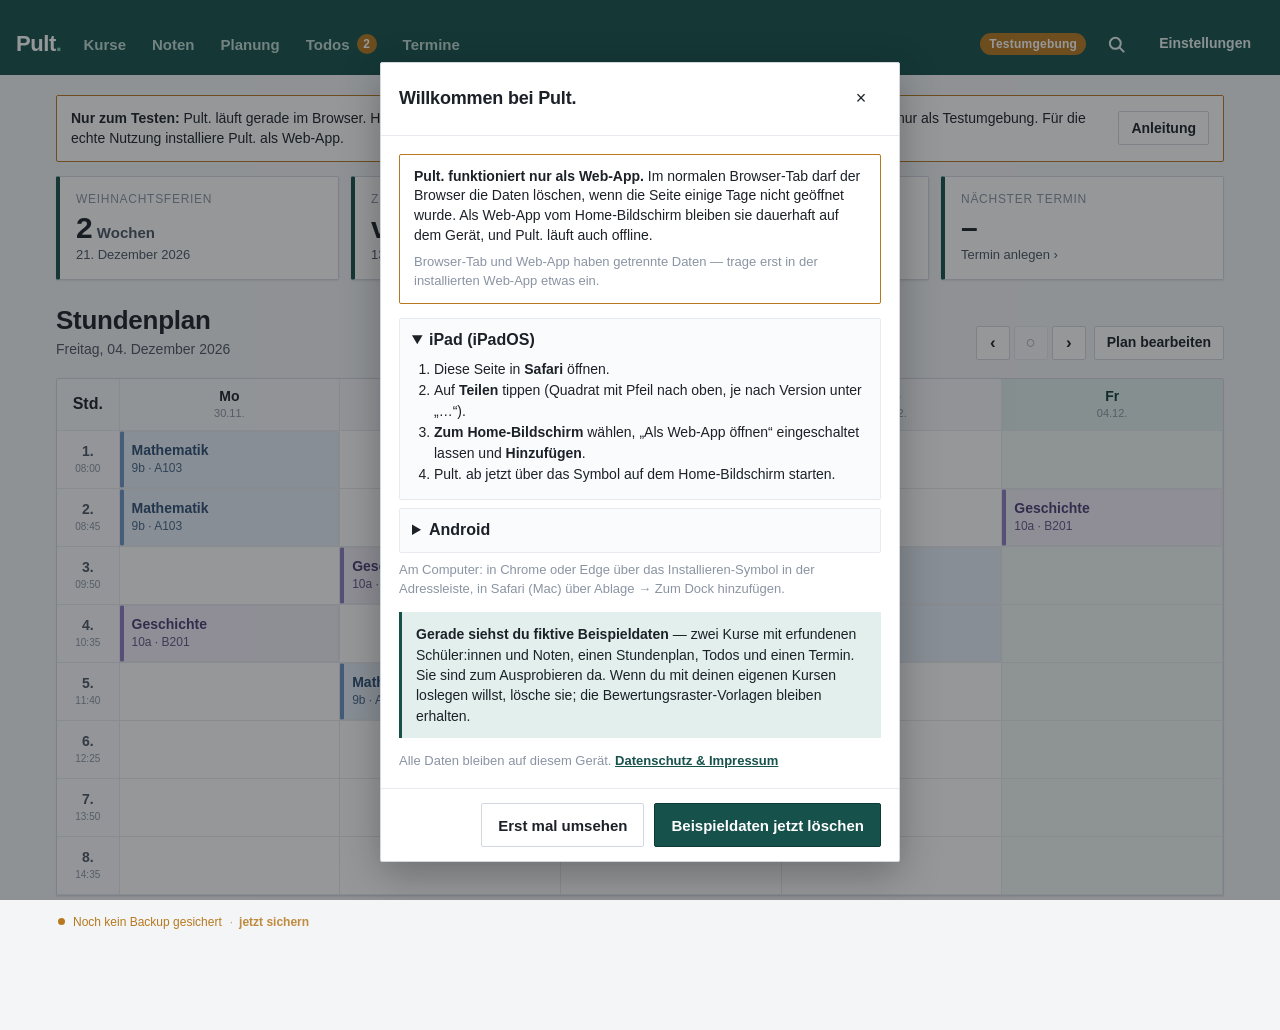
<file: index.html>
<!DOCTYPE html>
<html lang="de">
<head>
  <meta charset="UTF-8">
  <meta name="viewport" content="width=device-width, initial-scale=1.0, viewport-fit=cover">
  <meta name="description" content="Pult. — Lehrerhelfer: Notenverwaltung, Stundenplan, Todos und Termine. Läuft komplett lokal im Browser.">
  <meta name="theme-color" content="#16514b">

  <!-- Installierbare Web-App (PWA) -->
  <link rel="manifest" href="manifest.webmanifest">
  <link rel="icon" href="icons/icon.svg" type="image/svg+xml">
  <link rel="icon" href="icons/icon-192.png" sizes="192x192" type="image/png">

  <!-- iOS „Zum Home-Bildschirm" -->
  <meta name="apple-mobile-web-app-capable" content="yes">
  <meta name="mobile-web-app-capable" content="yes">
  <meta name="apple-mobile-web-app-status-bar-style" content="black-translucent">
  <meta name="apple-mobile-web-app-title" content="Pult.">
  <link rel="apple-touch-icon" href="icons/apple-touch-icon.png">

  <title>Pult.</title>
  <link rel="stylesheet" href="css/pult.css">
</head>
<body>

  <header class="topbar">
    <div class="brand" id="navHome" title="Startseite mit Stundenplan">
      <span class="brand-mark">Pult<span class="dot">.</span></span>
    </div>
    <nav class="topnav" id="topnav" aria-label="Hauptnavigation"></nav>
    <div class="topbar-right" id="topbarRight"></div>
  </header>

  <main id="app"></main>

  <!-- Zurück: fest unten links, erscheint sobald es eine vorherige Seite gibt -->
  <button class="backfab" id="backFab" title="Zurück" aria-label="Zurück" hidden>
    <svg width="18" height="18" viewBox="0 0 16 16" aria-hidden="true" fill="none"
         stroke="currentColor" stroke-width="2" stroke-linecap="round" stroke-linejoin="round">
      <path d="M10 3 L5 8 L10 13"/>
    </svg>
  </button>

  <!-- Modal -->
  <div class="modal-backdrop" id="modalBackdrop" hidden>
    <div class="modal" role="dialog" aria-modal="true">
      <div class="modal-head">
        <h2 id="modalTitle">Titel</h2>
        <button class="icon-btn" id="modalClose" aria-label="Schließen">×</button>
      </div>
      <div class="modal-body" id="modalBody"></div>
      <div class="modal-foot" id="modalFoot"></div>
    </div>
  </div>

  <!-- Reihenfolge: die Dateien vor pult.js enthalten nur Definitionen, pult.js startet die App -->
  <script src="js/print.js"></script>
  <script src="js/raster.js"></script>
  <script src="js/ausdrucke.js"></script>
  <script src="js/werkzeuge.js"></script>
  <script src="js/schueler.js"></script>
  <script src="js/alltag.js"></script>
  <script src="js/planung.js"></script>
  <script src="js/kurs.js"></script>
  <script src="js/sperre.js"></script>
  <script src="js/sicherung.js"></script>
  <script src="js/einstellungen.js"></script>
  <script src="js/update.js"></script>
  <script src="js/willkommen.js"></script>
  <script src="js/pult.js"></script>
  <script>
    /* Service Worker registrieren (nur über http/https, nicht bei file://) */
    if ('serviceWorker' in navigator && location.protocol.startsWith('http')) {
      window.addEventListener('load', () => navigator.serviceWorker.register('sw.js', { updateViaCache: 'none' }).catch(() => {}));
    }
  </script>
</body>
</html>
</file>
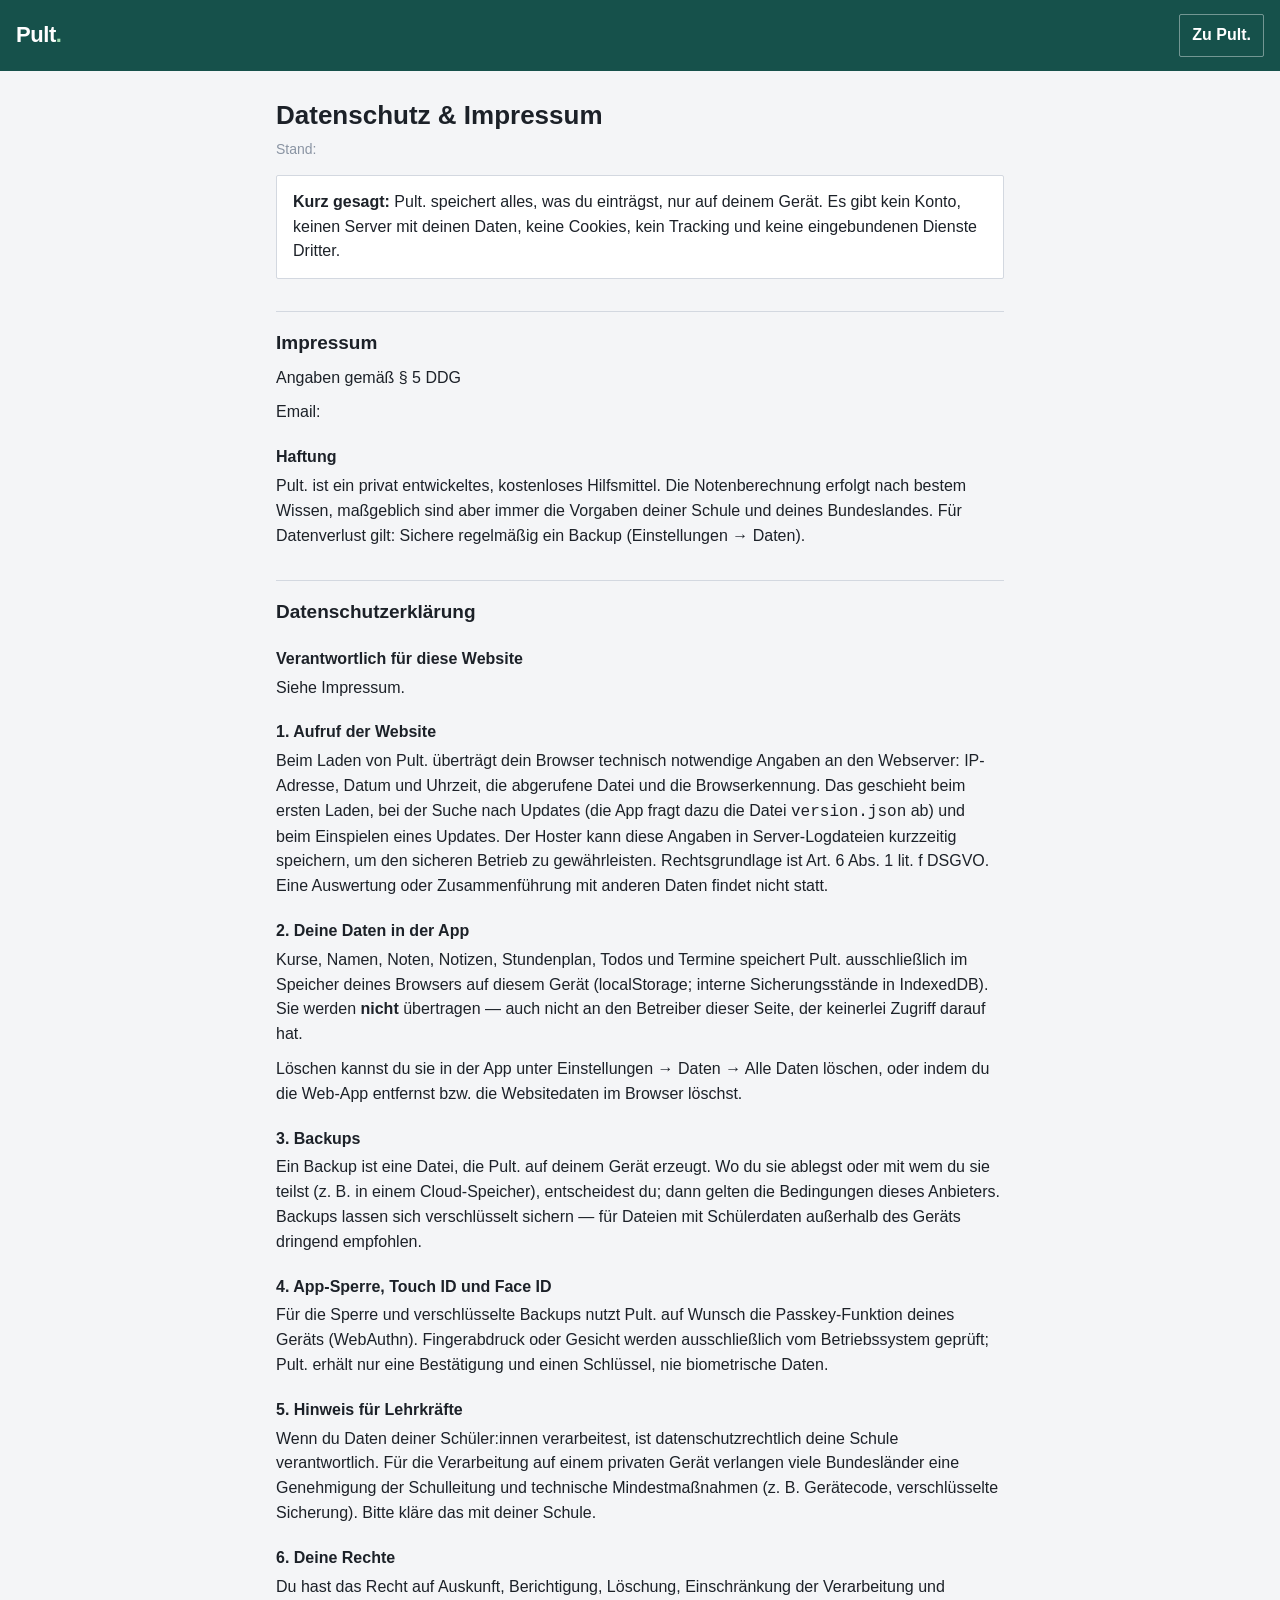
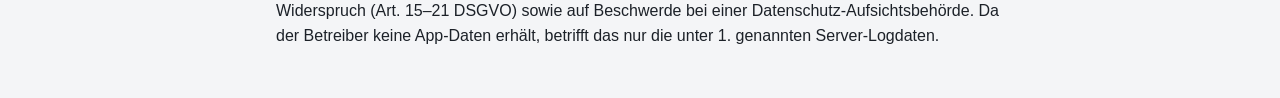
<file: datenschutz.html>
<!DOCTYPE html>
<html lang="de">
<head>
  <meta charset="UTF-8">
  <meta name="viewport" content="width=device-width, initial-scale=1.0, viewport-fit=cover">
  <meta name="theme-color" content="#16514b">
  <link rel="icon" href="icons/icon.svg" type="image/svg+xml">
  <title>Pult. — Datenschutz &amp; Impressum</title>
  <!-- Eigenständige Seite (auch ohne App erreichbar), darum mit eigenen Stilen -->
  <style>
    :root {
      --ink: #1c2128; --ink-soft: #4b5563; --ink-faint: #8a94a3;
      --line: #d3d8e0; --paper: #f4f5f7; --card: #ffffff;
      --accent: #16514b; --accent-ink: #0e3a35; --amber: #b7791f;
    }
    @media (prefers-color-scheme: dark) {
      :root {
        --ink: #e6e9ed; --ink-soft: #b7c0ca; --ink-faint: #85909c;
        --line: #3a434d; --paper: #14181d; --card: #1c2127;
        --accent: #2f8f82; --accent-ink: #a5e3d8; --amber: #d69a3c;
        color-scheme: dark;
      }
    }
    * { box-sizing: border-box; }
    html { background: #16514b; }
    body {
      margin: 0; background: var(--paper); color: var(--ink);
      font-family: -apple-system, BlinkMacSystemFont, "Segoe UI", Roboto, Helvetica, Arial, sans-serif;
      font-size: 16px; line-height: 1.55; -webkit-font-smoothing: antialiased;
    }
    header {
      background: #16514b; color: #fff;
      padding: calc(14px + env(safe-area-inset-top)) 16px 14px;
      display: flex; align-items: center; justify-content: space-between; gap: 12px;
    }
    .brand { font-weight: 800; font-size: 22px; letter-spacing: -.02em; }
    .brand span { color: #9fdcb0; }
    header a { color: #fff; font-weight: 600; text-decoration: none; border: 1px solid rgba(255,255,255,.4); padding: 8px 12px; border-radius: 2px; }
    main { max-width: 760px; margin: 0 auto; padding: 24px 16px calc(40px + env(safe-area-inset-bottom)); }
    h1 { font-size: 26px; margin: 0 0 4px; }
    h2 { font-size: 19px; margin: 32px 0 8px; padding-top: 16px; border-top: 1px solid var(--line); }
    h3 { font-size: 16px; margin: 20px 0 4px; }
    p, ul { margin: 0 0 10px; }
    ul { padding-left: 22px; }
    a { color: var(--accent); }
    .sub { color: var(--ink-faint); font-size: 14px; }
    .card { background: var(--card); border: 1px solid var(--line); border-radius: 2px; padding: 14px 16px; margin: 14px 0; }
    .todo { background: rgba(183,121,31,.18); outline: 1px dashed var(--amber); padding: 0 3px; }
  </style>
</head>
<body>
  <header>
    <div class="brand">Pult<span>.</span></div>
    <a href="./">Zu Pult.</a>
  </header>

  <main>
    <h1>Datenschutz &amp; Impressum</h1>
    <div class="sub">Stand: </div> 

    <div class="card">
      <b>Kurz gesagt:</b> Pult. speichert alles, was du einträgst, nur auf deinem Gerät. Es gibt kein Konto,
      keinen Server mit deinen Daten, keine Cookies, kein Tracking und keine eingebundenen Dienste Dritter.
    </div>

    <h2 id="impressum">Impressum</h2>
    <p>Angaben gemäß § 5 DDG</p>
    <p>
     <!--IMPRESSUM EINFÜGEN-->
    </p>Email: <!--EMAIL EINFÜGEN--></p>

    <h3>Haftung</h3>
    <p>Pult. ist ein privat entwickeltes, kostenloses Hilfsmittel. Die Notenberechnung erfolgt nach bestem Wissen,
      maßgeblich sind aber immer die Vorgaben deiner Schule und deines Bundeslandes. Für Datenverlust gilt:
      Sichere regelmäßig ein Backup (Einstellungen → Daten).</p>

    <h2 id="datenschutz">Datenschutzerklärung</h2>

    <h3>Verantwortlich für diese Website</h3>
    <p>Siehe Impressum.</p>

    <h3>1. Aufruf der Website</h3>
    <p>Beim Laden von Pult. überträgt dein Browser technisch notwendige Angaben an den Webserver: IP-Adresse,
      Datum und Uhrzeit, die abgerufene Datei und die Browserkennung. Das geschieht beim ersten Laden,
      bei der Suche nach Updates (die App fragt dazu die Datei <code>version.json</code> ab) und beim Einspielen
      eines Updates. Der Hoster <!--HOSTER EINFÜGEN--> kann diese Angaben in Server-Logdateien
      kurzzeitig speichern, um den sicheren Betrieb zu gewährleisten. Rechtsgrundlage ist Art. 6 Abs. 1 lit. f DSGVO.
      Eine Auswertung oder Zusammenführung mit anderen Daten findet nicht statt.</p>

    <h3>2. Deine Daten in der App</h3>
    <p>Kurse, Namen, Noten, Notizen, Stundenplan, Todos und Termine speichert Pult. ausschließlich im Speicher
      deines Browsers auf diesem Gerät (localStorage; interne Sicherungsstände in IndexedDB). Sie werden
      <b>nicht</b> übertragen — auch nicht an den Betreiber dieser Seite, der keinerlei Zugriff darauf hat.</p>
    <p>Löschen kannst du sie in der App unter Einstellungen → Daten → Alle Daten löschen, oder indem du die
      Web-App entfernst bzw. die Websitedaten im Browser löschst.</p>

    <h3>3. Backups</h3>
    <p>Ein Backup ist eine Datei, die Pult. auf deinem Gerät erzeugt. Wo du sie ablegst oder mit wem du sie teilst
      (z. B. in einem Cloud-Speicher), entscheidest du; dann gelten die Bedingungen dieses Anbieters. Backups lassen
      sich verschlüsselt sichern — für Dateien mit Schülerdaten außerhalb des Geräts dringend empfohlen.</p>

    <h3>4. App-Sperre, Touch ID und Face ID</h3>
    <p>Für die Sperre und verschlüsselte Backups nutzt Pult. auf Wunsch die Passkey-Funktion deines Geräts (WebAuthn).
      Fingerabdruck oder Gesicht werden ausschließlich vom Betriebssystem geprüft; Pult. erhält nur eine
      Bestätigung und einen Schlüssel, nie biometrische Daten.</p>

    <h3>5. Hinweis für Lehrkräfte</h3>
    <p>Wenn du Daten deiner Schüler:innen verarbeitest, ist datenschutzrechtlich deine Schule verantwortlich.
      Für die Verarbeitung auf einem privaten Gerät verlangen viele Bundesländer eine Genehmigung der Schulleitung
      und technische Mindestmaßnahmen (z. B. Gerätecode, verschlüsselte Sicherung). Bitte kläre das mit deiner Schule.</p>

    <h3>6. Deine Rechte</h3>
    <p>Du hast das Recht auf Auskunft, Berichtigung, Löschung, Einschränkung der Verarbeitung und Widerspruch
      (Art. 15–21 DSGVO) sowie auf Beschwerde bei einer Datenschutz-Aufsichtsbehörde. Da der Betreiber keine
      App-Daten erhält, betrifft das nur die unter 1. genannten Server-Logdaten.</p>
  </main>
</body>
</html>
</file>
<file: css/pult.css>
/* ============================================================
   Pult. — Lehrerhelfer / Notenverwaltung
   Designsprache: klare Kanten, kaum Rundungen, Schule/Kalender.
   ============================================================ */

:root {
  --ink:        #1c2128;
  --ink-soft:   #4b5563;
  --ink-faint:  #8a94a3;
  --line:       #d3d8e0;
  --line-soft:  #e7eaef;
  --paper:      #f4f5f7;
  --card:       #ffffff;
  --accent:     #16514b;   /* Tafelgrün */
  --bar:        #16514b;   /* Kopfleiste/Statusleiste — in beiden Modi gleich */
  --card-2:     #fafbfc;   /* leicht abgesetzte Fläche */
  --head:       #f7f8fa;   /* Tabellenköpfe */
  --hover:      #f3f5f7;
  --accent-ink: #0e3a35;
  --accent-soft:#e2efec;
  --amber:      #b7791f;

  /* Notenfarben (Punktesystem 0–15) */
  --g-top:   #127a3a;  --g-top-fg:  #ffffff;  /* 13–15 sehr gut */
  --g-good:  #d9f0df;  --g-good-fg: #0f5027;  /* 10–12 gut */
  --g-mid-fg:#3a4250;                          /* 7–9 befriedigend (neutral) */
  --g-low:   #fde3e0;  --g-low-fg:  #9a2b25;  /* 4–6 ausreichend (leicht) */
  --g-bad:   #f2aca8;  --g-bad-fg:  #6f1a16;  /* 1–3 mangelhaft (stark) */
  --g-fail:  #b6362c;  --g-fail-fg: #ffffff;  /* 0 ungenügend */

  --shadow: 0 1px 0 rgba(28,33,40,.04), 0 1px 3px rgba(28,33,40,.06);
  --radius: 2px;
  --tap: 44px;

  /* Höhe der fixierten Topbar (ohne Safe-Area) inkl. 3px Unterkante.
     --topbar-total ist der Platz, den der Seiteninhalt oben freihalten muss. */
  --topbar-h: 72px;
  /* iPadOS 27 legt bei Web-Apps oben einen nicht abschaltbaren Verlauf über
     die Seite. Alles, was oben am Rand sitzt, rückt um so viel nach unten.
     (Die Topbar braucht weniger: ihre Knöpfe sitzen mittig in 56px.) */
  --top-fade: 24px;
  --topbar-total: calc(var(--topbar-h) + 3px + env(safe-area-inset-top));
}

* { box-sizing: border-box; -webkit-tap-highlight-color: transparent; }

html, body {
  margin: 0; padding: 0;
  height: 100%;
}

/* iOS/iPadOS färbt die Statusleiste im Standalone-Modus nach der Hintergrundfarbe
   von <html>/<body> — nicht nach <meta name="theme-color">. Darum liegt hier das
   Topbar-Grün; der helle Seitenhintergrund kommt aus #app. */
html { background: var(--bar); }

body {
  font-family: -apple-system, BlinkMacSystemFont, "Segoe UI", Roboto, Helvetica, Arial, sans-serif;
  color: var(--ink);
  background: var(--bar);
  font-size: 16px;
  line-height: 1.4;
  -webkit-font-smoothing: antialiased;
  overscroll-behavior: none;
}

h1, h2, h3 { font-weight: 650; letter-spacing: -0.01em; margin: 0; }

/* ---------- Topbar ---------- */
.topbar {
  position: fixed; top: 0; left: 0; right: 0; z-index: 40;
  display: flex; align-items: stretch; gap: 10px;
  padding: 0 16px;
  background: var(--bar);
  color: #eaf3f1;
  /*border-bottom: 3px solid var(--accent-ink);*/
  height: calc(var(--topbar-h) + env(safe-area-inset-top));
  padding-top: calc(env(safe-area-inset-top) + 16px);
}
.brand { display: flex; align-items: center; flex: none; cursor: pointer; user-select: none; }
.brand-mark { font-size: 22px; font-weight: 750; letter-spacing: -0.02em; color: #fff; }
.brand-mark .dot { color: #7fd0c2; }

/* Seiten-Navigation direkt in der Topbar; die aktive Seite ist hell unterstrichen.
   Notfalls horizontal scrollbar (ohne sichtbare Leiste), damit nichts überlappt. */
.topnav {
  display: flex; align-items: stretch; gap: 2px; flex: 1; min-width: 0;
  overflow-x: auto; overflow-y: hidden;
  scrollbar-width: none; -ms-overflow-style: none;
}
.topnav::-webkit-scrollbar { display: none; }
.topnav .tn {
  position: relative;
  appearance: none; background: transparent; border: none; font: inherit;
  font-size: 15px; font-weight: 650; color: #bfdad4; cursor: pointer;
  padding: 0 12px; display: inline-flex; align-items: center; gap: 7px;
  white-space: nowrap; flex: none; transition: color .12s;
}
/* Unterstrich der aktiven Seite — sitzt direkt auf der Unterkante der Topbar */
.topnav .tn::after {
  content: ""; position: absolute; left: 8px; right: 8px; bottom: 0; height: 3px;
  background: transparent; transition: background .12s;
}
.topnav .tn:hover { color: #fff; }
.topnav .tn.active { color: #fff; }
.topnav .tn.active::after { background: #7fd0c2; }

.topbar-right { display: flex; align-items: center; gap: 10px; margin-left: auto; flex: none; }

/* ---------- Main ---------- */
main {
  background: var(--paper);
  /* Streckt den hellen Hintergrund über die max-width hinaus bis zum Rand,
     damit seitlich kein Grün durchscheint. */
  box-shadow: 0 0 0 100vmax var(--paper);
  clip-path: inset(0 -100vmax);
  min-height: calc(100vh - var(--topbar-total));
  max-width: 1200px;
  /* Die Topbar ist fixed und nimmt keinen Platz im Fluss ein — hier ausgleichen. */
  margin: var(--topbar-total) auto 0;
  padding: 20px 16px 96px;
  padding-left: max(16px, env(safe-area-inset-left));
  padding-right: max(16px, env(safe-area-inset-right));
}

.page-head {
  display: flex; align-items: flex-end; justify-content: space-between;
  gap: 16px; margin-bottom: 18px; flex-wrap: wrap;
}
.page-head h1 { font-size: 26px; }
.page-head .sub { color: var(--ink-soft); font-size: 14px; margin-top: 2px; }
.tt-weeknav { display: inline-flex; gap: 4px; }
.tt-weeknav .btn.small { min-width: 34px; padding: 0 8px; font-size: 17px; }
.tt-weeknav .btn[disabled] { opacity: .4; cursor: default; }

/* ---------- Buttons ---------- */
.btn {
  appearance: none; border: 1px solid var(--line);
  background: var(--card); color: var(--ink);
  font: inherit; font-weight: 600; font-size: 15px;
  min-height: var(--tap); padding: 0 16px;
  border-radius: var(--radius); cursor: pointer;
  display: inline-flex; align-items: center; justify-content: center; gap: 8px;
  transition: background .12s, border-color .12s, transform .05s;
}
.btn:active { transform: translateY(1px); }
.btn:hover { border-color: var(--ink-faint); }
.btn.primary { background: var(--accent); border-color: var(--accent-ink); color: #fff; }
.btn.primary:hover { background: var(--accent-ink); }
.btn.ghost { background: transparent; border-color: transparent; color: #eaf3f1; }
.btn.ghost:hover { background: rgba(255,255,255,.12); }
.btn.danger { color: var(--g-fail); border-color: var(--g-bad); }
.btn.small { min-height: 34px; padding: 0 12px; font-size: 14px; }
.icon-btn {
  appearance: none; border: none; background: transparent; color: inherit;
  width: 40px; height: 40px; font-size: 18px; cursor: pointer; border-radius: var(--radius);
  display: inline-flex; align-items: center; justify-content: center;
}
.icon-btn:hover { background: rgba(0,0,0,.06); }
.topbar .icon-btn:hover { background: rgba(255,255,255,.14); }

/* ---------- Dashboard strip ---------- */
.dash {
  display: grid; grid-template-columns: repeat(auto-fit, minmax(180px, 1fr));
  gap: 12px; margin-bottom: 22px;
}
.dash-card {
  background: var(--card); border: 1px solid var(--line);
  border-left: 4px solid var(--accent);
  border-radius: var(--radius); padding: 14px 16px;
  box-shadow: var(--shadow);
}
.dash-card .label { font-size: 12px; text-transform: uppercase; letter-spacing: .06em; color: var(--ink-faint); }
.dash-card .value { font-size: 30px; font-weight: 720; line-height: 1.1; margin-top: 4px; font-variant-numeric: tabular-nums; }
.dash-card .value small { font-size: 15px; font-weight: 600; color: var(--ink-soft); }
.dash-card .foot { font-size: 13px; color: var(--ink-soft); margin-top: 2px; }
.dash-card.clickable { cursor: pointer; }
.dash-card.clickable:hover { border-color: var(--accent); }

/* ---------- Course grid ---------- */
.course-grid {
  display: grid; grid-template-columns: repeat(auto-fill, minmax(230px, 1fr));
  gap: 14px;
}
.course-card {
  background: var(--card); border: 1px solid var(--line);
  border-radius: var(--radius); padding: 0; cursor: pointer;
  box-shadow: var(--shadow); overflow: hidden;
  transition: transform .06s, box-shadow .12s;
  display: flex; flex-direction: column;
}
.course-card:hover { box-shadow: 0 4px 14px rgba(28,33,40,.12); }
.course-card:active { transform: translateY(1px); }
.course-card .cc-top { padding: 16px; border-bottom: 1px solid var(--line-soft); }
.course-card .cc-subject { font-size: 19px; font-weight: 700; }
.course-card .cc-class { color: var(--ink-soft); font-size: 14px; margin-top: 2px; }
.course-card .cc-tag { display:inline-block; margin-top:10px; font-size:12px; font-weight:600; color: var(--accent); background: var(--accent-soft); padding: 2px 8px; border-radius: var(--radius); }
.course-card .cc-foot { padding: 10px 16px; display: flex; justify-content: space-between; font-size: 13px; color: var(--ink-soft); background: var(--card-2); }

/* ---------- Tabs ---------- */
.tabs { display: flex; gap: 0; border-bottom: 2px solid var(--line); margin-bottom: 16px; flex-wrap: wrap; }
.tab {
  appearance: none; background: transparent; border: none; border-bottom: 3px solid transparent;
  font: inherit; font-weight: 600; color: var(--ink-soft);
  padding: 10px 18px; margin-bottom: -2px; cursor: pointer; min-height: 44px;
}
.tab.active { color: var(--accent); border-bottom-color: var(--accent); }
.tab:hover { color: var(--ink); }

.toolbar { display: flex; gap: 10px; align-items: center; flex-wrap: wrap; margin-bottom: 14px; }
.toolbar .spacer { flex: 1; }
.seg { display: inline-flex; border: 1px solid var(--line); border-radius: var(--radius); overflow: hidden; }
.seg button { appearance: none; border: none; background: var(--card); font: inherit; font-weight: 600; font-size: 14px; padding: 0 14px; min-height: 38px; cursor: pointer; color: var(--ink-soft); border-right: 1px solid var(--line); }
.seg button:last-child { border-right: none; }
.seg button.active { background: var(--accent); color: #fff; }
.seg button:disabled { opacity: .5; cursor: default; }

/* ---------- Grade table ---------- */
.table-wrap { overflow-x: auto; border: 1px solid var(--line); border-radius: var(--radius); background: var(--card); box-shadow: var(--shadow); -webkit-overflow-scrolling: touch; }
table.grades { border-collapse: collapse; width: 100%; font-variant-numeric: tabular-nums; }
table.grades th, table.grades td { border-right: 1px solid var(--line-soft); border-bottom: 1px solid var(--line-soft); padding: 0; text-align: center; white-space: nowrap; }
table.grades thead th { background: var(--head); font-size: 12px; color: var(--ink-soft); font-weight: 650; padding: 8px 10px; position: sticky; top: 0; z-index: 2; }
table.grades thead th.grp-schrift { background: #eef4fb; color: #2b4d73; }
table.grades thead th.grp-muend  { background: #f3f0fb; color: #4a3d73; }
table.grades thead th.grp-sonst  { background: #fbf6ec; color: #7a5c1e; }
/* eigene Notenkategorien: Farbe kommt als --cat aus dem Spaltenkopf */
table.grades thead th.grp-cat    { background: color-mix(in srgb, var(--cat) 12%, var(--card)); color: color-mix(in srgb, var(--cat) 75%, var(--ink)); }
table.grades thead th.grp-prev   { background: var(--hover); color: #4b5563; }
table.grades thead th.grp-final  { background: var(--accent-soft); color: var(--accent-ink); }

/* Sonstige-Zellen im Body farblich abgehoben */
td.sonst-cell { background: #fdf8ee; cursor: pointer; }
td.sonst-cell:hover .cell { outline: 2px solid var(--amber); outline-offset: -2px; }
td.sonst-cell .cell { min-width: 46px; height: 46px; display:flex; align-items:center; justify-content:center; font-weight:600; }
th.zw-head { cursor: pointer; }
th.zw-head:hover { background: #e3e7ec !important; }
td.prev-cell { background: var(--hover); }
table.grades thead th.grp-ha { background: #fbf1e6; color: #8a5a1e; }
th.ha-head { cursor: pointer; }
th.ha-head:hover { background: #f2e4d2 !important; }
td.ha-cell { background: #fefaf3; }
td.ha-cell .cell { min-width: 56px; height: 46px; display:flex; align-items:center; justify-content:center; font-weight: 650; }
.blind-dot { display:inline-block; width: 8px; height: 8px; border-radius: 50%; background: var(--amber); margin-left: 6px; vertical-align: middle; flex: none; }
.li-toggle.good, .ha-mark.good { background: var(--g-good); border-color: var(--g-top); color: var(--g-good-fg); }
.li-toggle.bad, .ha-mark.bad { background: var(--g-low); border-color: var(--g-bad); color: var(--g-low-fg); }
.chip-wrap { display: flex; flex-wrap: wrap; gap: 8px; }
.ha-sess .chip-main { cursor: pointer; }
.ha-sess:hover { border-color: var(--ink-faint); }

/* Durchtippen-Infozeile */
.dt-info { display: flex; gap: 10px; flex-wrap: wrap; margin-bottom: 14px; }
.dt-info > div { flex: 1; min-width: 110px; border: 1px solid var(--line-soft); border-radius: var(--radius); padding: 8px 10px; background: var(--card-2); }
.dt-info .dt-lbl { display: block; font-size: 11px; text-transform: uppercase; letter-spacing: .05em; color: var(--ink-faint); margin-bottom: 2px; }
.dt-info b { font-size: 15px; font-variant-numeric: tabular-nums; }
td.prev-cell .cell { min-width: 54px; height: 46px; display:flex; align-items:center; justify-content:center; font-weight:650; color: var(--ink-soft); }
td.zw-cell { cursor: pointer; }
td.zw-cell:hover .cell { background: var(--line-soft); }
td.zw-cell .cell { flex-direction: column; line-height: 1.1; }
td.zw-cell .cell.manual { color: var(--ink); }
td.zw-cell .cell .calc { font-size: 10px; font-weight: 600; opacity: .7; }
td.zw-cell .cell.manual .pt::after { content: "*"; font-size: 12px; vertical-align: super; }

th.col-name, td.col-name {
  position: sticky; left: 0; z-index: 3;
  background: var(--card); text-align: left;
  min-width: 150px; max-width: 200px;
  border-right: 2px solid var(--line);
}
table.grades thead th.col-name { z-index: 4; background: var(--head); }
td.col-name .sname { display:block; padding: 10px 12px 2px; font-weight: 600; overflow: hidden; text-overflow: ellipsis; }
td.col-name .spark { padding: 0 12px 8px; opacity: .8; }
td.col-name .sname small { color: var(--ink-faint); font-weight: 500; }
tr.inactive td.col-name .sname { color: var(--ink-faint); font-style: italic; }

td.grade-cell { cursor: pointer; }
td.grade-cell .cell {
  display: flex; align-items: center; justify-content: center;
  min-width: 46px; height: 46px; font-weight: 650; font-size: 16px;
}
td.grade-cell:hover .cell { outline: 2px solid var(--accent); outline-offset: -2px; }
td.grade-cell .cell.empty { color: var(--line); }

td.avg { font-weight: 650; color: var(--ink-soft); background: var(--card-2); }
td.avg .cell { min-width: 54px; height: 46px; display:flex; align-items:center; justify-content:center; }
td.final { cursor: pointer; }
/* rechte Gesamt-/Endjahresspalte beim horizontalen Scrollen fixiert */
th.col-sticky-r, td.col-sticky-r {
  position: sticky; right: 0;
  border-left: 2px solid var(--line);
  box-shadow: -7px 0 8px -7px rgba(28,33,40,.18);
}
td.col-sticky-r { z-index: 3; background: var(--accent-soft); }
th.col-sticky-r { z-index: 5; }
td.final .cell { min-width: 72px; height: 46px; display:flex; flex-direction: column; align-items:center; justify-content:center; gap: 0; background: var(--accent-soft); font-weight: 750; }
td.final:hover .cell { outline: 2px solid var(--accent); outline-offset: -2px; }
td.final .cell .pt { font-size: 17px; }
td.final .cell .nt { font-size: 11px; color: var(--accent-ink); font-weight: 600; }
td.final .cell .calc { font-size: 10px; font-weight: 600; opacity: .8; }
td.final .cell.manual .pt::after { content: "*"; font-size: 12px; vertical-align: super; }
/* Gesamt/Endjahr optisch abgesetzt (dicke Trennlinie zu den übrigen Spalten) */
/* ZS-Ansicht: Trennlinie zwischen den Gruppen (Gesamt, Mündlich, Schriftlich …) */
table.grades th.zs-start, table.grades td.zs-start { border-left: 2px solid var(--line); }
table.grades th.sep-final, table.grades td.sep-final { border-left: 3px solid var(--accent); border-right: 3px solid var(--accent); }

/* Berechnungs-Detail */
.calc-sheet { font-size: 14px; }
.calc-sheet .cs-line { display:flex; justify-content:space-between; gap:12px; padding: 7px 0; border-bottom: 1px solid var(--line-soft); }
.calc-sheet .cs-line:last-child { border-bottom: none; }
.calc-sheet .cs-line.total { font-weight: 700; font-size: 16px; border-top: 2px solid var(--line); padding-top: 10px; margin-top: 4px; }
.calc-sheet .cs-vals { font-variant-numeric: tabular-nums; color: var(--ink-soft); }
.calc-sheet .cs-sub { font-size: 12px; color: var(--ink-faint); }
.calc-block { border: 1px solid var(--line-soft); border-radius: var(--radius); padding: 12px 14px; margin-bottom: 12px; background: var(--card-2); }
.calc-block h3 { font-size: 13px; text-transform: uppercase; letter-spacing: .05em; color: var(--ink-faint); margin-bottom: 6px; }

th.addcol { padding: 4px !important; }
th.colhead { cursor: pointer; }
th.colhead:hover { background: #e9edf3 !important; }
th.colhead .ch-label { display:block; font-weight: 700; color: var(--ink); }
th.colhead .ch-tags, th.zw-head .ch-tags { display: block; line-height: 1.2; margin-top: 2px; white-space: nowrap; }
th.colhead .ch-tags .pill, th.zw-head .ch-tags .pill { margin: 0; }
th.colhead .ch-date { display:block; font-size: 11px; color: var(--ink-faint); font-weight: 500; margin-top: 1px; }

.empty-state { text-align: center; padding: 48px 20px; color: var(--ink-soft); }
.empty-state .big { font-size: 40px; margin-bottom: 8px; opacity: .5; }

/* Schülername als Link in der Tabelle */
.sname-link { cursor: pointer; }
.sname-link:hover { color: var(--accent); text-decoration: underline; text-underline-offset: 2px; }

/* Schüler-Detailseite */
.sd-chip { display:inline-flex; align-items:center; justify-content:center; min-width: 34px; padding: 2px 8px; border-radius: var(--radius); font-weight: 700; font-variant-numeric: tabular-nums; }
.sd-grade, .sd-sonst { cursor: pointer; }
.sd-grade:hover, .sd-sonst:hover { background: var(--accent-soft); }
.sd-sonst { background: #fdf8ee; }

/* Simulator */
.sim-out { margin-top: 14px; padding: 12px 14px; border: 1px solid var(--line); border-left: 4px solid var(--accent); border-radius: var(--radius); background: var(--card-2); font-size: 15px; }
.sim-out.good { border-left-color: var(--g-top); background: var(--g-good); color: var(--g-good-fg); }
.sim-out.bad { border-left-color: var(--g-fail); background: var(--g-low); color: var(--g-low-fg); }
.sim-status { font-weight: 600; }
.sim-status.good { color: var(--g-top); }
.sim-status.bad { color: var(--g-fail); }

/* ---------- Klassenarbeit-Editor ---------- */
th.ka-task .ch-max { display:block; font-size: 11px; color: var(--ink-faint); font-weight: 500; }
td.ka-input { padding: 4px; }
td.ka-input input {
  width: 60px; min-height: 40px; text-align: center; font-weight: 600;
  border: 1px solid var(--line); border-radius: var(--radius); padding: 6px 4px; font-size: 15px;
}
td.ka-input input:focus { outline: 2px solid var(--accent); outline-offset: -1px; }
td.ka-sum .cell, td.ka-pct .cell { min-width: 58px; height: 48px; display:flex; align-items:center; justify-content:center; font-weight: 650; color: var(--ink-soft); }
td.ka-note .cell { min-width: 64px; height: 48px; display:flex; flex-direction:column; align-items:center; justify-content:center; font-weight: 750; }
td.ka-note .cell .nt { font-size: 11px; font-weight: 600; }

.stat-grid { display: grid; grid-template-columns: repeat(auto-fit, minmax(160px, 1fr)); gap: 12px; margin-bottom: 20px; }
.stat-grid .dash-card .value { font-size: 26px; }

.spiegel { display: grid; grid-template-columns: 28px 1fr 42px; gap: 6px 10px; align-items: center; margin-top: 8px; }
.spiegel .sp-pts { font-weight: 700; font-variant-numeric: tabular-nums; text-align: right; }
.spiegel .sp-bar-wrap { background: var(--line-soft); height: 22px; border-radius: var(--radius); overflow: hidden; }
.spiegel .sp-bar { height: 100%; min-width: 2px; }
.spiegel .sp-cnt { font-variant-numeric: tabular-nums; color: var(--ink-soft); font-size: 14px; }

.scheme-row { display: grid; grid-template-columns: 54px 1fr 70px 112px; gap: 10px; align-items: center; padding: 4px 0; }
.scheme-row .sr-note { font-weight: 700; font-variant-numeric: tabular-nums; }
.scheme-row .sr-note small { color: var(--ink-faint); font-weight: 500; margin-left: 6px; }
.scheme-row input { min-height: 38px; text-align: center; }
.sr-pts { font-size: 13px; font-variant-numeric: tabular-nums; color: var(--ink-faint); white-space: nowrap; }
.sr-pts b { color: var(--ink); }
.sr-pts.tight { color: var(--g-low-fg); background: var(--g-low); padding: 2px 6px; border-radius: var(--radius); }
.sr-pts.tight b { color: var(--g-low-fg); }
.scheme-head { display: grid; grid-template-columns: 54px 1fr 70px 112px; gap: 10px; font-size: 12px; color: var(--ink-faint); font-weight: 600; padding-bottom: 4px; border-bottom: 1px solid var(--line-soft); margin-bottom: 6px; }

.task-edit { display: grid; grid-template-columns: 1fr 90px 44px; gap: 10px; align-items: center; margin-bottom: 8px; }
.task-edit input { min-height: 40px; }

/* ---------- Forms / Modal ---------- */
.modal-backdrop {
  position: fixed; inset: 0; background: rgba(20,25,30,.45);
  display: flex; align-items: flex-start; justify-content: center; z-index: 100;
  padding: calc(env(safe-area-inset-top) + var(--top-fade) + 24px) 16px calc(env(safe-area-inset-bottom) + 24px); overflow-y: auto;
}
.modal-backdrop[hidden] { display: none; }
.modal {
  background: var(--card); width: 100%; max-width: 520px;
  border-radius: var(--radius); border: 1px solid var(--line);
  box-shadow: 0 12px 40px rgba(0,0,0,.28); margin: auto;
  animation: pop .12s ease-out;
  /* Flex-Kind: ohne min-width:0 wächst das Fenster auf die Mindestbreite
     seines Inhalts (z. B. eines Datumsfelds) und läuft aus dem Bild. */
  min-width: 0;
}
@keyframes pop { from { transform: translateY(6px); opacity: .6; } to { transform: none; opacity: 1; } }
.modal-head { display: flex; align-items: center; justify-content: space-between; padding: 16px 18px; border-bottom: 1px solid var(--line-soft); }
.modal-head h2 { font-size: 18px; }
.modal-body { padding: 18px; min-width: 0; }
.modal-foot { padding: 14px 18px; border-top: 1px solid var(--line-soft); display: flex; gap: 10px; justify-content: flex-end; flex-wrap: wrap; }

.field { margin-bottom: 14px; }
.field label { display: block; font-size: 13px; font-weight: 600; color: var(--ink-soft); margin-bottom: 5px; }
.field .hint { font-size: 12px; color: var(--ink-faint); margin-top: 4px; }
input[type=text], input[type=password], input[type=date], input[type=time], input[type=number], select, textarea {
  width: 100%; max-width: 100%; min-width: 0;
  font: inherit; font-size: 16px; color: var(--ink);
  border: 1px solid var(--line); border-radius: var(--radius);
  padding: 10px 12px; background: var(--card); min-height: var(--tap);
}
textarea { min-height: 96px; resize: vertical; line-height: 1.5; }
input:focus, select:focus, textarea:focus { outline: 2px solid var(--accent); outline-offset: -1px; border-color: var(--accent); }

/* Datums-/Zeitfelder: WebKit gibt ihnen eine eigene Mindestbreite und zentriert
   den Wert — dadurch laufen sie aus schmalen Containern (Modal, Grid) heraus. */
input[type=date], input[type=time] { -webkit-appearance: none; appearance: none; }
input[type=date]::-webkit-date-and-time-value,
input[type=time]::-webkit-date-and-time-value { text-align: left; }
input[type=date]::-webkit-calendar-picker-indicator,
input[type=time]::-webkit-calendar-picker-indicator { flex: none; margin-left: auto; }
input[type=range] { width: 100%; min-width: 0; }

/* Grid-Zeilen: Kinder dürfen unter ihre Inhaltsbreite schrumpfen, statt das
   Raster (und damit das Fenster) aufzuweiten. */
.row2 > *, .period-row > *, .task-edit > *, .scheme-row > *, .todo-add > *, .dt-info > * { min-width: 0; }

/* bricht selbst um, sobald der Container zu schmal wird — nicht erst beim Viewport */
.row2 { display: grid; grid-template-columns: repeat(auto-fit, minmax(min(100%, 176px), 1fr)); gap: 12px; }
.row2 .field { margin-bottom: 0; }

.weight-view { display:flex; align-items:center; gap: 8px; font-size: 14px; }
.weight-bar { flex: 1; height: 10px; border: 1px solid var(--line); display:flex; border-radius: var(--radius); overflow: hidden; }
.weight-bar .w-s { background: #6d94c4; }
.weight-bar .w-m { background: #8f7cc4; }

/* Notenpad (Punkteauswahl) — 3×5-Raster: mittlere Spalte = volle Noten 1–5
   untereinander, die 6 (00) zentral darunter */
.gradepad { display: grid; grid-template-columns: repeat(3, 1fr); gap: 8px; }
.gradepad button[data-p="0"] { grid-column: 2; }
.gradepad button {
  appearance: none; font: inherit; font-weight: 700; font-size: 17px;
  border: 1px solid var(--line); border-radius: var(--radius);
  padding: 12px 0; cursor: pointer; display: flex; flex-direction: column; align-items: center; gap: 2px;
}
.gradepad button .nt { font-size: 11px; font-weight: 600; opacity: .85; }
.gradepad button.sel { outline: 3px solid var(--accent); outline-offset: -1px; }
.gradepad-clear { grid-column: 1 / -1; }

.chip-list { display: flex; flex-direction: column; gap: 8px; }
.chip {
  display: flex; align-items: center; gap: 10px; justify-content: space-between;
  border: 1px solid var(--line); border-radius: var(--radius); padding: 10px 12px; background: var(--card-2);
}
.chip .chip-main { display: flex; flex-direction: column; }
.chip .chip-main b { font-size: 15px; }
.chip .chip-main span { font-size: 12px; color: var(--ink-soft); }
.chip .chip-scope { font-size: 11px; font-weight: 700; padding: 2px 7px; border-radius: var(--radius); text-transform: uppercase; letter-spacing: .04em; }
.scope-allgemein { background: #fbf6ec; color: #7a5c1e; }
.scope-schriftlich { background: #eef4fb; color: #2b4d73; }
.scope-muendlich { background: #f3f0fb; color: #4a3d73; }
.scope-cat { background: color-mix(in srgb, var(--cat) 12%, var(--card)); color: color-mix(in srgb, var(--cat) 75%, var(--ink)); }

.pill { font-size: 12px; font-weight: 700; padding: 3px 9px; border-radius: var(--radius); background: var(--accent-soft); color: var(--accent-ink); }

/* Kennzeichnung einer Spalte mit Bewertungsbogen — in der Farbe ihres Bereichs */
.ka-pill { font-size: 9px; padding: 1px 5px; vertical-align: middle; }
.ka-pill[data-kind="test"] { background: #f3f0fb; color: #4a3d73; }

.legend { display:flex; flex-wrap: wrap; gap: 10px 16px; margin-top: 14px; font-size: 12px; color: var(--ink-soft); }
.legend span { display: inline-flex; align-items: center; gap: 6px; }
.legend i { width: 14px; height: 14px; border: 1px solid rgba(0,0,0,.1); display:inline-block; border-radius: 1px; }

.notice { background: var(--card); border: 1px dashed var(--line); border-radius: var(--radius); padding: 12px 14px; font-size: 14px; color: var(--ink-soft); margin-bottom: 14px; }

/* ---------- Einstellungen (eigene Seite) ---------- */
.settings-page { max-width: 720px; }   /* alt, ungenutzt */
.set-card {
  background: var(--card); border: 1px solid var(--line); border-radius: var(--radius);
  box-shadow: var(--shadow); padding: 16px 18px; margin-bottom: 14px;
}
.set-card h2 {
  font-size: 13px; text-transform: uppercase; letter-spacing: .05em;
  color: var(--ink-faint); margin-bottom: 12px;
  padding-bottom: 8px; border-bottom: 1px solid var(--line-soft);
}
.set-card .field:last-child { margin-bottom: 0; }
.set-card .field + .field { margin-top: 14px; }
.set-buttons { display: flex; gap: 8px; flex-wrap: wrap; }
.set-danger { border-left: 3px solid var(--g-bad); }
.topbar-settings.active { background: rgba(255,255,255,.16); color: #fff; }

/* ---------- Zurück (fest unten links) ---------- */
/* Von oben verankert wie die Topbar: iPadOS lässt mit bottom fixierte Elemente
   beim Scrollen langer Seiten mitwandern. */
.backfab {
  position: fixed; z-index: 60;
  left: max(16px, env(safe-area-inset-left));
  top: calc(100vh - 42px - max(16px, env(safe-area-inset-bottom)));
  top: calc(100dvh - 42px - max(16px, env(safe-area-inset-bottom)));
  appearance: none; font: inherit; cursor: pointer;
  width: 42px; height: 42px; padding: 0;
  display: inline-flex; align-items: center; justify-content: center;
  border: 1px solid var(--accent-ink); border-radius: var(--radius);
  background: var(--bar); color: #fff;
  box-shadow: 0 4px 14px rgba(28,33,40,.22);
  transition: background .12s, transform .05s;
}
.backfab[hidden] { display: none; }
.btn[hidden] { display: none; }
.backfab:hover { background: var(--accent-ink); }
.backfab:active { transform: translateY(1px); }
.backfab svg { display: block; margin-left: -1px; }   /* Pfeilspitze optisch mittig */

/* Toast */
.toast { position: fixed; bottom: 24px; left: 50%; transform: translateX(-50%); background: var(--ink); color: #fff; padding: 12px 18px; border-radius: var(--radius); font-size: 14px; font-weight: 600; z-index: 200; box-shadow: 0 6px 20px rgba(0,0,0,.3); animation: pop .12s; }

/* ---------- App-Sperre ---------- */
.topbar-lock svg { display: block; }
.set-buttons .btn svg { flex: none; }

/* Liegt über allem (auch über offenen Fenstern und Toasts) und ist deckend,
   damit auch das Vorschaubild im App-Umschalter nichts zeigt. */
.lockscreen {
  position: fixed; inset: 0; z-index: 300;
  background: var(--bar); color: #fff;
  display: flex; align-items: center; justify-content: center;
  padding: calc(env(safe-area-inset-top) + var(--top-fade) + 16px) 16px calc(env(safe-area-inset-bottom) + 16px);
  overflow-y: auto; user-select: none; -webkit-user-select: none;
}
/* Gesperrt: alles außer der Sperre unsichtbar. Deckt die Sperre kurz nicht
   alles ab (Drehen des iPads, Zoom), bleibt dort nur das Grün von <html>.
   visibility statt display: Layout, Scrollposition und halb getippter Text
   bleiben erhalten; auch Toasts und spätere Elemente sind erfasst. */
html.ls-active body > :not(.lockscreen) { visibility: hidden !important; }
.ls-inner { width: 100%; max-width: 320px; display: flex; flex-direction: column; align-items: center; margin: auto; }
.ls-brand { font-size: 30px; font-weight: 750; letter-spacing: -0.02em; margin-bottom: 28px; }
.ls-brand .dot { color: #7fd0c2; }
.ls-title { font-size: 17px; font-weight: 600; color: #eaf3f1; text-align: center; }
.ls-dots { display: flex; gap: 18px; margin: 20px 0 10px; }
.ls-dots i { width: 14px; height: 14px; border: 2px solid #eaf3f1; border-radius: 50%; transition: background .08s; }
.ls-dots i.on { background: var(--card); border-color: #fff; }
.ls-dots.shake { animation: ls-shake .35s; }
@keyframes ls-shake { 20%, 60% { transform: translateX(-8px); } 40%, 80% { transform: translateX(8px); } }
.ls-msg { min-height: 20px; font-size: 14px; font-weight: 600; color: #ffd9a8; text-align: center; margin-bottom: 16px; }
.ls-pad { display: grid; grid-template-columns: repeat(3, 76px); gap: 12px 18px; }
.ls-key {
  appearance: none; font: inherit; cursor: pointer;
  width: 76px; height: 64px; padding: 0;
  display: flex; align-items: center; justify-content: center;
  border: 1px solid rgba(255,255,255,.3); border-radius: var(--radius);
  background: rgba(255,255,255,.08); color: #fff;
  font-size: 28px; font-weight: 500;
  transition: background .08s;
}
.ls-key:active { background: rgba(255,255,255,.3); }
.ls-key:disabled { opacity: .35; cursor: default; }
.ls-fn { border-color: transparent; background: transparent; }
.ls-link {
  appearance: none; border: none; background: none; cursor: pointer;
  font: inherit; font-size: 14px; color: #cfe6e1;
  min-height: var(--tap); margin-top: 18px; padding: 0 12px;
  text-decoration: underline; text-underline-offset: 3px;
}
/* „Code vergessen": mit Backup-Datei entsperren oder zurücksetzen */
.ls-text { font-size: 14px; line-height: 1.45; color: #cfe6e1; text-align: center; margin: 12px 0 18px; }
.ls-text.ls-small { font-size: 13px; margin: 22px 0 10px; }
.ls-wide { width: 100%; }
.lockscreen .btn { background: rgba(255,255,255,.08); border-color: rgba(255,255,255,.3); color: #fff; }
.lockscreen .btn.primary { background: #eaf3f1; border-color: #eaf3f1; color: var(--bar); }
.lockscreen .btn.danger { background: transparent; border-color: rgba(255,190,178,.55); color: #ffc9be; }
.ls-pw { width: 100%; display: flex; flex-direction: column; gap: 8px; margin-top: 12px; }
.ls-pw input { user-select: text; -webkit-user-select: text; }
.ls-forgot .ls-msg { margin: 12px 0 0; }
@media (max-height: 560px) {
  .ls-brand { margin-bottom: 12px; font-size: 24px; }
  .ls-key { height: 52px; }
}

/* ============================================================
   Phase 6 — Stundenplan, Todos, Termine
   ============================================================ */
/* Zähler-Badge (offene Todos) in der Topbar-Navigation */
.nav-badge {
  display: inline-flex; align-items: center; justify-content: center;
  min-width: 20px; height: 20px; padding: 0 6px; border-radius: 10px;
  background: var(--amber); color: #fff; font-size: 12px; font-weight: 700;
}

/* ---------- Stundenplan ---------- */
.tt-wrap { overflow-x: auto; border: 1px solid var(--line); border-radius: var(--radius); background: var(--card); box-shadow: var(--shadow); -webkit-overflow-scrolling: touch; }
table.tt { border-collapse: collapse; width: 100%; table-layout: fixed; }
table.tt th, table.tt td { border-right: 1px solid var(--line-soft); border-bottom: 1px solid var(--line-soft); padding: 0; }
table.tt th.tt-corner { width: 62px; background: var(--head); }
table.tt th.tt-day {
  background: var(--head); padding: 8px 6px; text-align: center; font-weight: 650;
  position: sticky; top: 0; z-index: 2;
}
table.tt th.tt-day .tt-wd { display: block; font-size: 14px; color: var(--ink); }
table.tt th.tt-day .tt-date { display: block; font-size: 11px; color: var(--ink-faint); font-weight: 500; }
table.tt th.tt-day.tt-today { background: var(--accent-soft); }
table.tt th.tt-day.tt-today .tt-wd { color: var(--accent-ink); }
th.tt-period {
  width: 62px; background: var(--card-2); text-align: center; padding: 6px 4px;
  font-weight: 650; color: var(--ink-soft); border-right: 2px solid var(--line);
}
th.tt-period .tt-pl { display: block; font-size: 14px; }
th.tt-period .tt-pt { display: block; font-size: 10px; color: var(--ink-faint); font-weight: 500; }
td.tt-cell { height: 58px; vertical-align: stretch; padding: 3px; }
td.tt-cell.tt-today { background: var(--today, #f2f8f6); }
.tt-lesson {
  /* Kursfarben kommen als Variablen (--c-bg/--c-fg/--c-bar), damit „Dunkel" sie abdunkeln kann */
  background: var(--c-bg, var(--card)); color: var(--c-fg, var(--ink));
  position: relative;
  appearance: none; width: 100%; height: 100%; min-height: 52px; cursor: pointer;
  border: 1px solid var(--line-soft); border-left: 4px solid var(--c-bar, var(--accent));
  border-radius: var(--radius); padding: 6px 8px; text-align: left;
  display: flex; flex-direction: column; justify-content: center; gap: 2px;
  font: inherit; transition: filter .1s, box-shadow .1s;
}
.tt-lesson:hover { filter: brightness(.97); box-shadow: 0 2px 8px rgba(28,33,40,.12); }
.tt-lesson:active { transform: translateY(1px); }
.tt-lesson .tt-subject { font-weight: 700; font-size: 14px; line-height: 1.15; overflow: hidden; text-overflow: ellipsis; white-space: nowrap; }
.tt-lesson .tt-meta { font-size: 12px; opacity: .85; overflow: hidden; text-overflow: ellipsis; white-space: nowrap; }
.tt-missing { font-style: italic; opacity: .7; }
/* Freitext: freier Text statt Kurs, nicht anklickbar */
.tt-placeholder {
  background: repeating-linear-gradient(45deg, var(--hover), var(--hover) 6px, var(--line-soft) 6px, var(--line-soft) 12px);
  color: var(--ink-faint); border-left-color: var(--line-soft);
}
.tt-placeholder .tt-subject { font-style: italic; font-weight: 600; }
.tt-placeholder:disabled { cursor: default; }
.tt-placeholder:disabled:hover { filter: none; box-shadow: none; }
/* Marke für Stunden, die nur in Woche A oder nur in Woche B stattfinden */
.tt-lesson .tt-ab {
  position: absolute; top: 3px; right: 4px;
  font-size: 10px; font-weight: 800; line-height: 1; letter-spacing: .04em;
  padding: 2px 4px; border-radius: 4px; opacity: .75;
  background: rgba(255,255,255,.65); color: inherit;
}
/* A/B-Woche in der Ecke des Stundenplans — antippen wechselt zur anderen Woche */
.tt-week-badge {
  appearance: none; border: 0; cursor: pointer; font: inherit;
  display: inline-flex; align-items: center; justify-content: center;
  width: 30px; height: 30px; border-radius: 6px;
  background: var(--accent); color: #fff; font-size: 16px; font-weight: 800; line-height: 1;
}
.tt-week-badge:hover { filter: brightness(1.12); }
.tt-week-badge:focus-visible { outline: 2px solid var(--accent); outline-offset: 2px; }
td.tt-cell.tt-editable { background: repeating-linear-gradient(45deg, var(--card-2), var(--card-2) 6px, var(--hover) 6px, var(--hover) 12px); }
td.tt-cell.tt-editable.tt-today { background: var(--today, #eef6f2); }
.tt-add {
  appearance: none; width: 100%; height: 100%; min-height: 52px; cursor: pointer;
  border: 1px dashed var(--line); background: transparent; border-radius: var(--radius);
  color: var(--accent); font-size: 22px; font-weight: 600;
}
.tt-add:hover { background: var(--accent-soft); }

.period-row, .period-head { display: grid; grid-template-columns: minmax(60px, .7fr) 1fr 1fr 44px; gap: 8px; align-items: center; }
.period-row { margin-bottom: 8px; }
.period-row input { min-height: 40px; }

/* ---------- Todos ---------- */
.todo-add { display: grid; grid-template-columns: 1fr 150px 170px auto; gap: 10px; align-items: center; }
.todo-add input, .todo-add select { min-height: 42px; margin: 0; }
.todo-list { display: flex; flex-direction: column; gap: 8px; }
.todo {
  display: flex; align-items: center; gap: 12px;
  border: 1px solid var(--line); border-left: 4px solid var(--accent);
  border-radius: var(--radius); padding: 10px 12px; background: var(--card);
}
.todo.done { border-left-color: var(--line); background: var(--card-2); }
.todo-check {
  appearance: none; flex: none; width: 26px; height: 26px; cursor: pointer;
  border: 2px solid var(--line); border-radius: var(--radius); background: var(--card);
  display: inline-flex; align-items: center; justify-content: center;
}
.todo-check:hover { border-color: var(--accent); }
.todo-check.on { background: var(--accent); border-color: var(--accent-ink); }
.todo-check.on::after { content: ""; width: 7px; height: 12px; border: solid #fff; border-width: 0 2.5px 2.5px 0; transform: rotate(45deg) translateY(-1px); }
.todo-main { flex: 1; display: flex; flex-direction: column; min-width: 0; }
.todo-text { font-size: 15px; font-weight: 600; }
.todo.done .todo-text { text-decoration: line-through; color: var(--ink-faint); font-weight: 500; }
.todo-meta { font-size: 12px; color: var(--ink-soft); margin-top: 2px; }
.todo-meta.over { color: var(--g-fail); font-weight: 600; }

/* ---------- Termine ---------- */
.chip.termin { border-left: 4px solid var(--accent); }
.termin-note { font-size: 12px; color: var(--ink-faint); margin-top: 3px; white-space: pre-wrap; }

/* ---------- Kurzinfo („i" neben dem Namen) ---------- */
.info-i {
  display: inline-flex; align-items: center; justify-content: center; flex: none;
  width: 16px; height: 16px; margin-left: 6px; vertical-align: middle; cursor: pointer;
  border: 1px solid var(--accent); border-radius: 50%;
  background: var(--accent-soft); color: var(--accent-ink);
  font-size: 11px; font-weight: 700; font-style: normal; line-height: 1;
}
.info-i:hover { background: var(--accent); color: #fff; }
.notice.info-note { border-style: solid; border-color: var(--accent); color: var(--ink); white-space: pre-wrap; }

/* ---------- Willkommen (willkommen.js) ---------- */
a.btn { text-decoration: none; }
.notice.wl-warn { border-style: solid; border-color: var(--amber); color: var(--ink); }
.browser-warn { display: flex; align-items: center; gap: 12px; flex-wrap: wrap; }
.browser-warn .browser-warn-t { flex: 1; min-width: 220px; line-height: 1.45; }
.browser-warn .btn { flex: none; }
.topbar-test { appearance: none; font: inherit; font-size: 12px; font-weight: 700; letter-spacing: .02em; cursor: pointer;
  padding: 3px 9px; border-radius: 999px; border: none; background: var(--amber); color: #fff; white-space: nowrap; }
@media (max-width: 700px) { .topbar-test { font-size: 0; padding: 0; width: 12px; height: 12px; background: var(--amber); } }
.notice.wl-ok { border-style: solid; border-color: var(--accent); color: var(--ink); }
.wl-small { font-size: 13px; color: var(--ink-faint); margin-top: 8px; line-height: 1.45; }
.wl-steps { border: 1px solid var(--line-soft); border-radius: var(--radius); padding: 10px 12px; margin-bottom: 8px; background: var(--card-2); }
.wl-steps summary { font-weight: 700; cursor: pointer; }
.wl-steps ol { margin: 8px 0 4px; padding-left: 22px; font-size: 14px; line-height: 1.5; }
.wl-steps .btn { margin-top: 6px; }
.wl-demo { margin-top: 14px; padding: 12px 14px; background: var(--accent-soft); border-left: 3px solid var(--accent); font-size: 14px; line-height: 1.45; }
.wl-legal { margin-top: 14px; font-size: 13px; color: var(--ink-faint); }
.wl-legal a { color: var(--accent); font-weight: 600; }
html.is-dark .wl-legal a { color: var(--accent-ink); }
.info-text { white-space: pre-wrap; font-size: 15px; }

/* ---------- Sitzplan ---------- */
.seat-board { border: 1px solid var(--line); border-radius: var(--radius); background: var(--card); box-shadow: var(--shadow); padding: 12px; }
/* Tafel steht unten — der Plan wird aus Sicht der Lehrkraft gelesen */
.seat-front {
  border: 1px solid var(--line); border-top: 3px solid var(--accent);
  background: var(--head); color: var(--ink-soft);
  font-size: 12px; font-weight: 650; letter-spacing: .06em; text-transform: uppercase;
  text-align: center; padding: 7px 0; margin-top: 12px; border-radius: var(--radius);
}
/* Tische bleiben schmal, auch wenn das Raster nur wenige Spalten hat: die Spalten
   teilen sich die Breite (1fr), das Raster selbst ist auf cols × 116px gedeckelt.
   Wird das Raster breiter als der Platz, schrumpfen die Kacheln — statt zu scrollen. */
.seat-grid {
  display: grid; gap: 8px; width: 100%; margin-inline: auto;
  --seat-fs: 14px; --seat-fs2: 12px; --seat-fs3: 12px;
  --seat-pad: 7px 9px; --seat-minh: 62px;
}
/* ab 9 bzw. 11 Spalten wird es eng — Schrift und Polster ziehen mit */
.seat-grid.dense { --seat-fs: 13px; --seat-fs2: 11px; --seat-fs3: 11px; --seat-pad: 6px 7px; --seat-minh: 56px; gap: 6px; }
.seat-grid.tight { --seat-fs: 12px; --seat-fs2: 10px; --seat-fs3: 10px; --seat-pad: 5px 6px; --seat-minh: 50px; gap: 5px; }
.seat {
  appearance: none; font: inherit; cursor: pointer; text-align: left;
  min-height: var(--seat-minh); padding: var(--seat-pad); border-radius: var(--radius);
  border: 1px solid var(--line); border-left: 4px solid var(--accent);
  background: var(--card); color: var(--ink);
  display: flex; flex-direction: column; justify-content: center; gap: 1px; overflow: hidden;
  transition: filter .1s, box-shadow .1s;
}
.seat:hover { box-shadow: 0 2px 8px rgba(28,33,40,.12); border-color: var(--ink-faint); }
.seat:active { transform: translateY(1px); }
.seat .seat-name { font-weight: 700; font-size: var(--seat-fs); line-height: 1.15; display: flex; align-items: center; gap: 2px; min-width: 0; }
/* der Vorname weicht als Erstes — „i" und Blind-Punkt bleiben stehen */
.seat .seat-first { overflow: hidden; text-overflow: ellipsis; white-space: nowrap; min-width: 0; }
.seat .seat-name > :not(.seat-first) { flex: none; }
.seat .seat-last { font-size: var(--seat-fs2); color: var(--ink-soft); overflow: hidden; text-overflow: ellipsis; white-space: nowrap; }
.seat .seat-val {
  align-self: flex-start; margin-top: 4px; padding: 1px 7px; border-radius: var(--radius);
  border: 1px solid var(--line-soft); font-size: var(--seat-fs3); font-weight: 700; font-variant-numeric: tabular-nums;
}
.seat.good { border-left-color: var(--g-top); background: var(--g-good); }
.seat.bad { border-left-color: var(--g-fail); background: var(--g-low); }
.seat.moving { outline: 3px solid var(--accent); outline-offset: -1px; }
.seat.empty {
  border: 1px dashed var(--line); background: transparent;
  color: var(--line); font-size: 20px; font-weight: 600;
  align-items: center; justify-content: center;
}
.seat.empty:hover { background: var(--accent-soft); color: var(--accent); box-shadow: none; }
.seat.empty.target { border-color: var(--accent); color: var(--accent); background: var(--accent-soft); }
/* freier Platz außerhalb des Bearbeiten-Modus: nur Lücke, nicht anfassbar */
.seat.empty.void { cursor: default; opacity: .45; }
.seat.empty.void:hover { background: transparent; box-shadow: none; }
.seat-pool { max-width: 100%; }

/* ---------- „+ Leistung"-Menü & Häkchenlisten ---------- */
.btn.menu-btn { width: 100%; flex-direction: column; align-items: flex-start; text-align: left; padding: 10px 14px; gap: 1px; }
.btn.menu-btn small { font-weight: 500; color: var(--ink-faint); font-size: 12.5px; }
.check-list { display: flex; flex-direction: column; }
.check-row { display: flex; align-items: center; gap: 10px; padding: 7px 0; font-size: 15px; cursor: pointer; }
.check-row input { width: 20px; height: 20px; accent-color: var(--accent); flex: none; margin: 0; }
.check-row small { color: var(--ink-faint); font-size: 12.5px; }
/* in Formularfeldern nicht die Label-Regel (Block, fett, klein) übernehmen */
.field label.check-row { display: flex; font-size: 15px; font-weight: 400; color: var(--ink); margin-bottom: 0; }
.tab .tab-count { font-size: 12px; color: var(--ink-faint); font-weight: 600; margin-left: 4px; }

/* ---------- Bewertungsraster ---------- */
.ka-pill[data-kind="raster"] { background: #e6f2ec; color: #1f5a44; }
.ka-pill[data-kind="nocount"] { background: var(--hover); color: #4b5563; }

/* Übersicht */
table.rs-list thead th.rs-crit-h { white-space: normal; min-width: 92px; max-width: 140px; line-height: 1.25; }
table.rs-list thead th.rs-crit-h .ch-date { display: block; font-size: 11px; color: var(--ink-faint); font-weight: 500; margin-top: 1px; }
tr.rs-row { cursor: pointer; }
tr.rs-row:hover td { background: var(--hover); }
td .cell.rs-lvl-cell { min-width: 80px; height: 46px; display: flex; flex-direction: column; align-items: center; justify-content: center; line-height: 1.15; }
td .cell.rs-lvl-cell.empty { color: var(--line); }
.rs-lvl-cell small { font-size: 10.5px; color: var(--ink-faint); font-weight: 600; }
.rs-mark { display: inline-flex; align-items: center; justify-content: center; font-size: 10px; font-weight: 700; min-width: 16px; height: 16px; border-radius: var(--radius); background: var(--accent-soft); color: var(--accent-ink); margin-left: 4px; vertical-align: middle; }
td.ka-note { position: relative; }
.rs-manual { position: absolute; top: 4px; right: 6px; font-weight: 700; font-size: 13px; color: var(--ink-soft); }

/* Bogen */
.rs-nav { display: flex; align-items: center; gap: 8px; flex-wrap: wrap; margin-bottom: 12px; }
.rs-nav select { width: auto; flex: 0 1 280px; min-width: 160px; min-height: 38px; padding: 6px 10px; font-size: 15px; }
.rs-nav .btn[disabled] { opacity: .4; cursor: default; }
.rs-nav .spacer { flex: 1; }
.rs-pos { color: var(--ink-faint); font-size: 13px; font-variant-numeric: tabular-nums; }
.rs-grid-wrap { overflow-x: auto; border: 1px solid var(--line); border-radius: var(--radius); background: var(--card); box-shadow: var(--shadow); -webkit-overflow-scrolling: touch; }
table.rs-grid { border-collapse: collapse; width: 100%; min-width: 880px; table-layout: fixed; }
table.rs-grid col.rs-col-lvl { width: 150px; }
table.rs-grid th, table.rs-grid td { border-right: 1px solid var(--line-soft); border-bottom: 1px solid var(--line-soft); padding: 9px 9px 10px; font-size: 12.5px; line-height: 1.38; vertical-align: top; text-align: left; }
table.rs-grid thead th { background: #f3f0fb; color: #4a3d73; font-size: 13px; font-weight: 700; }
table.rs-grid thead th.rs-lvl-h { background: var(--head); color: var(--ink-soft); }
table.rs-grid .rs-w { display: block; font-size: 11.5px; font-weight: 600; color: var(--ink-faint); margin-top: 2px; }
table.rs-grid .rs-w b { color: var(--accent-ink); }
table.rs-grid .rs-w.rs-w-cut { color: var(--amber); margin-top: 0; }
th.rs-lvl { background: var(--head); font-weight: 400; }
th.rs-lvl b { display: block; font-size: 13.5px; }
th.rs-lvl .rs-range { display: block; font-size: 11.5px; font-weight: 700; color: var(--accent); }
th.rs-lvl .rs-desc { display: block; font-size: 11px; color: var(--ink-faint); margin-top: 4px; line-height: 1.3; }
td.rs-cell { cursor: pointer; color: var(--ink-soft); transition: background .1s; }
td.rs-cell:hover { background: var(--hover); }
.rs-mode-self td.rs-cell:hover { background: var(--hover); }
td.rs-cell.prev:not(.sel) { background: var(--hover); }
td.rs-cell.sel { background: var(--accent-soft); color: var(--ink); box-shadow: inset 0 0 0 2px var(--accent); }
td.rs-cell.self { outline: 2px dashed #7a63bd; outline-offset: -6px; }
.rs-tags { display: flex; justify-content: flex-end; gap: 4px; margin: -3px -3px 4px 0; }
.rs-tag { font-style: normal; font-size: 10px; font-weight: 700; padding: 0 5px; line-height: 16px; border-radius: var(--radius); background: var(--card); border: 1px solid var(--line); color: var(--ink-soft); }
.rs-tag.self { color: #4a3d73; border-color: #b9acdf; }
.rs-pts { display: flex; gap: 4px; margin-top: 8px; flex-wrap: wrap; }
.rs-pts button { appearance: none; font: inherit; font-size: 13px; font-weight: 700; min-width: 38px; min-height: 34px; padding: 0 6px; border: 1px solid var(--accent); background: var(--card); color: var(--accent-ink); border-radius: var(--radius); cursor: pointer; font-variant-numeric: tabular-nums; }
.rs-pts button.on { background: var(--accent); color: #fff; }
.rs-legend { display: flex; flex-wrap: wrap; gap: 6px 16px; margin-top: 8px; font-size: 12px; color: var(--ink-soft); }
.rs-legend span { display: inline-flex; align-items: center; gap: 6px; }
.rs-key { display: inline-block; width: 16px; height: 12px; border: 1px solid var(--line); }
.rs-key.sel { background: var(--accent-soft); border: 2px solid var(--accent); }
.rs-key.self { border: 2px dashed #7a63bd; }
.rs-key.prev { background: #e7e9ec; }
.rs-summary { display: grid; grid-template-columns: repeat(auto-fit, minmax(min(100%, 260px), 1fr)); gap: 12px; margin-top: 16px; }
.rs-sum-box { border: 1px solid var(--line-soft); border-radius: var(--radius); background: var(--card-2); padding: 10px 12px; }
.rs-sum-box .dt-lbl { display: block; font-size: 11px; text-transform: uppercase; letter-spacing: .05em; color: var(--ink-faint); }
.rs-sum-val { display: flex; align-items: center; gap: 10px; margin-top: 6px; flex-wrap: wrap; }
.rs-sum-val .sd-chip { font-size: 20px; min-width: 54px; padding: 4px 10px; }
.rs-sum-val .cs-sub, .field label .cs-sub { font-size: 12.5px; color: var(--ink-faint); font-weight: 500; }

/* Einstellungen einer Einschätzung: Gewichte */
.rs-w-row { display: grid; grid-template-columns: 1fr 84px 18px; gap: 8px; align-items: center; margin-bottom: 6px; font-size: 14px; }
.rs-w-row input { min-height: 38px; padding: 6px 8px; text-align: right; }
.rs-w-row > * { min-width: 0; }

/* Vorlagen */
.chip.rs-tpl { flex-wrap: wrap; gap: 10px; }
.chip.rs-tpl .chip-main { flex: 1 1 220px; }
.rs-ed-cols { display: grid; grid-template-columns: repeat(auto-fit, minmax(min(100%, 420px), 1fr)); gap: 0 20px; align-items: start; }
.rs-ed-cols > * { min-width: 0; }
.rs-ed-row { display: grid; grid-template-columns: 1fr 76px 40px 40px 40px; gap: 6px; align-items: center; margin-bottom: 8px; }
.rs-ed-row input { min-height: 40px; }
.rs-ed-row .btn.small, .rs-ed-top .btn.small { padding: 0; min-height: 40px; }
.rs-ed-lvl { border: 1px solid var(--line-soft); border-radius: var(--radius); background: var(--card); padding: 8px; margin-bottom: 8px; }
.rs-ed-top { display: grid; grid-template-columns: 1fr 64px 64px 40px 40px 40px; gap: 6px; align-items: center; }
.rs-ed-top input { min-height: 40px; }
.rs-ed-lvl textarea { min-height: 50px; margin-top: 8px; font-size: 14px; }
.rs-ed-row > *, .rs-ed-top > * { min-width: 0; }
table.rs-ed-grid td { padding: 4px; }
table.rs-ed-grid textarea { min-height: 120px; font-size: 13px; line-height: 1.4; padding: 6px 8px; border-color: var(--line-soft); }

/* ---------- Druckansicht ---------- */
#printView { position: fixed; inset: 0; z-index: 90; background: #dfe3e7; overflow: auto; -webkit-overflow-scrolling: touch; }
.pv-bar {
  position: sticky; top: 0; z-index: 1;
  display: flex; align-items: center; gap: 10px; flex-wrap: wrap;
  padding: calc(env(safe-area-inset-top) + var(--top-fade) + 10px) max(16px, env(safe-area-inset-right)) 10px max(16px, env(safe-area-inset-left));
  background: var(--bar); color: #fff;
}
.pv-title { flex: 1; min-width: 0; display: flex; flex-direction: column; line-height: 1.25; }
.pv-title span { font-size: 12px; color: #bfdad4; }
.pv-pages { padding: 20px 12px 60px; }
.pv-pages .pp-sheet { zoom: var(--pv-zoom, 1); }
.pv-pages .pp-sheet + .pp-sheet { margin-top: 24px; }
/* Unsichtbarer Behälter, in dem die Seiten fürs PDF abfotografiert werden */
.pdf-host { position: absolute; top: 0; left: 0; z-index: -1; pointer-events: none; }
.pdf-host .pp-sheet { margin: 0; box-shadow: none; }
@media print {
  html, body { background: #fff !important; }
  body.printing > :not(#printView) { display: none !important; }
  #printView { position: static; overflow: visible; background: #fff; }
  #printView .pv-bar { display: none; }
  #printView .pv-pages { padding: 0; }
  #printView .pp-sheet { zoom: 1 !important; margin: 0 !important; }
}

/* ---------- Einstellungen: Unterseiten ---------- */
.set-layout { display: grid; grid-template-columns: 260px minmax(0, 1fr); gap: 24px; align-items: start; }
.set-nav { display: flex; flex-direction: column; border: 1px solid var(--line); border-radius: var(--radius); background: var(--card); box-shadow: var(--shadow); position: sticky; top: calc(var(--topbar-total) + 12px); }
.set-nav-item { appearance: none; font: inherit; text-align: left; background: transparent; border: none; border-bottom: 1px solid var(--line-soft); padding: 11px 14px; cursor: pointer; display: flex; align-items: center; gap: 8px; color: var(--ink); border-left: 3px solid transparent; }
.set-nav-item:last-child { border-bottom: none; }
.set-nav-item > span:first-child { flex: 1; min-width: 0; }
.set-nav-item b { display: flex; align-items: center; gap: 6px; font-size: 15px; font-weight: 650; }
.set-nav-item small { display: block; font-size: 12px; color: var(--ink-faint); margin-top: 1px; }
.set-nav-item:hover { background: var(--hover); }
.set-nav-item.active { background: var(--accent-soft); border-left-color: var(--accent); }
.set-nav-chev { color: var(--ink-faint); font-size: 18px; display: none; }
.set-content { min-width: 0; max-width: 720px; }
.set-title { font-size: 20px; margin: 2px 0 12px; }
.set-content.wide { max-width: none; }
.set-toolbar { display: flex; justify-content: space-between; align-items: flex-start; gap: 12px; flex-wrap: wrap; margin-bottom: 14px; }
.set-toolbar > div:first-child { flex: 1 1 260px; min-width: 0; }
.set-toolbar .hint { font-size: 13px; color: var(--ink-faint); }
.rs-ed-name { font-size: 17px; font-weight: 700; }
.set-back.set-back-sub { display: inline-block; }
.set-back { display: none; appearance: none; font: inherit; font-weight: 600; font-size: 15px; color: var(--accent); background: none; border: none; padding: 4px 0 10px; cursor: pointer; }
.set-more summary { cursor: pointer; font-size: 14px; font-weight: 600; color: var(--ink-soft); padding: 4px 0; }
@media (max-width: 760px) {
  .set-layout { grid-template-columns: 1fr; }
  .set-nav { position: static; }
  .set-nav-chev { display: block; }
  .set-nav-item.active { background: transparent; border-left-color: transparent; }
  .set-layout.no-page .set-content { display: none; }
  .set-layout.has-page .set-nav { display: none; }
  .set-back { display: inline-block; }
}

/* ---------- Version & Updates ---------- */
.upd-dot { display: inline-block; width: 8px; height: 8px; border-radius: 50%; background: #7fd0c2; margin-left: 6px; vertical-align: middle; }
.set-nav-item .upd-dot { background: var(--accent); }
.set-nav-item .upd-dot.warn { background: var(--amber); }
.upd-cur { display: flex; flex-direction: column; gap: 2px; font-size: 15px; }
.upd-cur .cs-sub { font-size: 12.5px; color: var(--ink-faint); }
/* Speicher: Größe des Datenbestands als Kennzahl */
.store-stats { display: flex; flex-wrap: wrap; gap: 10px 28px; align-items: flex-end; }
.store-val { font-size: 20px; font-weight: 700; line-height: 1.1; font-variant-numeric: tabular-nums; color: var(--ink); }
.store-stat.main .store-val { font-size: 30px; font-weight: 720; }
.store-lbl { font-size: 12px; text-transform: uppercase; letter-spacing: .06em; color: var(--ink-faint); margin-top: 3px; }
.set-card > .hint { font-size: 12px; color: var(--ink-faint); line-height: 1.45; }
#mPersist .btn { margin: 6px 0 0; }
#mPersist { font-size: 14px; color: var(--ink-soft); }
.upd-new { margin-top: 12px; border: 1px solid var(--accent); border-left-width: 4px; border-radius: var(--radius); background: var(--accent-soft); padding: 12px 14px; }
.upd-new .btn { margin-top: 10px; }
.upd-ok { margin-top: 12px; color: var(--g-top); font-weight: 600; font-size: 14px; }
/* Hinweis „Update verfügbar" (Startseite, Kursübersicht) */
.upd-banner { display: flex; align-items: center; gap: 10px; border-style: solid; border-color: var(--accent); }
.upd-banner .upd-dot { margin-left: 0; background: var(--accent); flex: none; }
.upd-banner .upd-banner-t { flex: 1; color: var(--ink); }
.upd-banner .upd-banner-x { flex: none; font-size: 20px; line-height: 1; }
.cl-entry { margin-top: 8px; font-size: 14px; }
.cl-head span { color: var(--ink-faint); font-size: 12.5px; margin-left: 4px; }
.cl-entry ul { margin: 4px 0 0; padding-left: 20px; }
.cl-entry li + li { margin-top: 2px; }
.upd-log { margin-top: 14px; }
.upd-log + .upd-log { margin-top: 8px; }
.upd-log summary { cursor: pointer; font-size: 14px; font-weight: 600; color: var(--ink-soft); }
/* Lizenz-Kachel unter Über Pult. */
.lic-own { display: flex; flex-direction: column; gap: 2px; font-size: 15px; }
.lic-own .cs-sub, .lic-libs .cs-sub { font-size: 12.5px; color: var(--ink-faint); }
.lic-text {
  margin: 8px 0 0; padding: 10px 12px; max-height: 260px; overflow: auto;
  white-space: pre-wrap; word-break: break-word; font-size: 11.5px; line-height: 1.45;
  background: var(--card-2); border: 1px solid var(--line-soft); border-radius: var(--radius); color: var(--ink-soft);
}
.lic-libs { margin: 8px 0 8px; padding-left: 20px; font-size: 14px; }
.lic-libs li { display: list-item; }
.lic-libs li + li { margin-top: 6px; }
.lic-libs .cs-sub { display: block; }
.lic-libs a { color: var(--accent); text-decoration: none; }
.lic-libs a:hover { text-decoration: underline; }

/* ---------- Werkzeuge: Gruppen, Zufall, Timer ---------- */
.grp-layout { display: grid; grid-template-columns: minmax(260px, 340px) minmax(0, 1fr); gap: 20px; align-items: start; }
@media (max-width: 760px) { .grp-layout { grid-template-columns: 1fr; } }
.grp-num { display: flex; align-items: center; gap: 10px; margin: 12px 0 6px; flex-wrap: wrap; }
.grp-num b { font-size: 22px; min-width: 32px; text-align: center; font-variant-numeric: tabular-nums; }
.grp-num .btn { min-width: 40px; }
.btn.grp-abs.off { background: var(--hover); color: var(--ink-faint); text-decoration: line-through; border-style: dashed; }
.grp-rule .chip-main b { font-size: 14px; font-weight: 600; }
.grp-nie { color: var(--g-fail); font-weight: 700; }
.grp-immer { color: var(--g-top); font-weight: 700; }
.grp-rule-add { display: grid; grid-template-columns: 110px 1fr; gap: 6px; margin-top: 10px; }
.grp-rule-add #grA { grid-column: 1 / -1; }
.grp-rule-add #grAddRule { grid-column: 1 / -1; }
.grp-rule-add > * { min-width: 0; }
.grp-rule-add select { min-height: 38px; padding: 6px 8px; font-size: 14px; }
.grp-rule-add #grT { grid-column: 1; grid-row: 2; }
.grp-rule-add #grB { grid-column: 2; grid-row: 2; }
.grp-grid { display: grid; grid-template-columns: repeat(auto-fill, minmax(170px, 1fr)); gap: 12px; }
.grp-card { background: var(--card); border: 1px solid var(--line); border-top: 3px solid var(--accent); border-radius: var(--radius); padding: 8px; box-shadow: var(--shadow); display: flex; flex-direction: column; gap: 4px; }
.grp-head { display: flex; justify-content: space-between; align-items: baseline; padding: 0 4px 4px; }
.grp-head span { color: var(--ink-faint); font-size: 12px; }
.grp-name { appearance: none; font: inherit; font-size: 15px; text-align: left; background: var(--card-2); border: 1px solid var(--line-soft); border-radius: var(--radius); padding: 8px 10px; cursor: pointer; }
.grp-name:hover { border-color: var(--ink-faint); }
.grp-name.moving { outline: 2px solid var(--accent); background: var(--accent-soft); }
.grp-drop { appearance: none; font: inherit; font-size: 13px; color: var(--accent); background: transparent; border: 1px dashed var(--accent); border-radius: var(--radius); padding: 6px; cursor: pointer; }

#stage { position: fixed; inset: 0; z-index: 95; background: var(--bar); color: #fff; overflow: auto; padding: calc(env(safe-area-inset-top) + var(--top-fade) + 20px) 24px calc(env(safe-area-inset-bottom) + 24px); }
.stage-close { position: fixed; top: calc(env(safe-area-inset-top) + var(--top-fade) + 12px); right: 16px; width: 48px; height: 48px; border-radius: 50%; border: none; background: rgba(255,255,255,.15); color: #fff; font-size: 28px; cursor: pointer; z-index: 1; }
.stage-title { font-size: 22px; font-weight: 700; margin-bottom: 18px; color: #bfdad4; }
.stage-groups { display: grid; grid-template-columns: repeat(auto-fill, minmax(230px, 1fr)); gap: 16px; }
.stage-group { background: var(--card); color: var(--ink); border-radius: 4px; padding: 14px 16px; font-size: 24px; line-height: 1.35; }
.stage-group b { display: block; font-size: 15px; text-transform: uppercase; letter-spacing: .06em; color: var(--accent); margin-bottom: 6px; }
.stage-timer .stage-body { min-height: 100%; display: flex; flex-direction: column; align-items: center; justify-content: center; gap: 24px; }
.tm-display { font-size: min(28vw, 260px); font-weight: 750; line-height: 1; font-variant-numeric: tabular-nums; letter-spacing: -0.02em; }
.tm-bar { width: min(90vw, 900px); height: 10px; background: rgba(255,255,255,.18); border-radius: 5px; overflow: hidden; }
.tm-bar i { display: block; height: 100%; background: #7fd0c2; transition: width .25s linear; }
.tm-presets, .tm-controls { display: flex; gap: 10px; flex-wrap: wrap; justify-content: center; }
.stage-timer .btn { background: rgba(255,255,255,.12); color: #fff; border-color: rgba(255,255,255,.3); min-width: 72px; }
.stage-timer .btn.primary { background: var(--card); color: var(--accent-ink); min-width: 140px; font-size: 18px; }
.stage-timer.tm-done { background: #b6362c; }
.stage-timer.tm-done .tm-display { animation: tmblink 1s steps(2) infinite; }
@keyframes tmblink { 50% { opacity: .35; } }
.pick-name { font-size: 34px; font-weight: 750; text-align: center; margin: 10px 0 4px; }
.pick-why { text-align: center; color: var(--ink-soft); font-size: 14px; margin-bottom: 14px; min-height: 20px; }

/* ---------- Schüleransicht ---------- */
.sd-nav { display: flex; align-items: center; gap: 8px; margin-bottom: 14px; flex-wrap: wrap; }
.sd-nav select { width: auto; flex: 0 1 280px; min-width: 160px; min-height: 36px; padding: 5px 10px; font-size: 15px; }
.sd-nav .btn[disabled] { opacity: .4; cursor: default; }
.sd-talk { display: flex; align-items: center; justify-content: space-between; gap: 12px; flex-wrap: wrap; background: #f3f0fb; border: 1px solid #b9acdf; color: #4a3d73; border-radius: var(--radius); padding: 10px 14px; margin-bottom: 14px; font-weight: 600; font-size: 14px; }
.sd-cards { display: grid; grid-template-columns: repeat(auto-fit, minmax(170px, 1fr)); gap: 12px; margin-bottom: 18px; }
.sd-card { background: var(--card); border: 1px solid var(--line); border-left: 4px solid var(--accent); border-radius: var(--radius); padding: 10px 14px; box-shadow: var(--shadow); }
.sd-card.warn { border-left-color: var(--amber); }
.sd-card-l { font-size: 11px; text-transform: uppercase; letter-spacing: .06em; color: var(--ink-faint); }
.sd-card-v { font-size: 22px; font-weight: 720; margin-top: 4px; display: flex; align-items: center; gap: 4px; font-variant-numeric: tabular-nums; }
.sd-card-v .sd-chip { font-size: 22px; padding: 2px 10px; }
.sd-card-f { font-size: 12.5px; color: var(--ink-soft); margin-top: 2px; display: flex; align-items: center; gap: 4px; }
.sd-card-f .blind-dot { margin-left: 0; }
.sd-layout { display: grid; grid-template-columns: minmax(0, 1fr) minmax(0, 1fr); gap: 20px; align-items: start; }
@media (max-width: 860px) { .sd-layout { grid-template-columns: 1fr; } }
.sd-block-h { display: flex; justify-content: space-between; align-items: center; gap: 10px; margin-bottom: 8px; flex-wrap: wrap; }
.sd-block-h h3 { margin: 0; }
.sd-vseg button { min-height: 30px; font-size: 13px; padding: 0 10px; }
.calc-block .cs-sub { font-size: 12px; color: var(--ink-faint); }
.sd-raster { appearance: none; font: inherit; text-align: left; width: 100%; display: block; background: var(--card); border: 1px solid var(--line-soft); border-radius: var(--radius); padding: 10px 12px; cursor: pointer; color: var(--ink); }
.sd-raster + .sd-raster { margin-top: 8px; }
.sd-raster:hover { border-color: var(--ink-faint); }
.sd-raster-h { display: flex; align-items: center; gap: 8px; flex-wrap: wrap; }
.sd-raster-h .sd-chip { margin-left: auto; }
.sd-raster-crit { display: grid; grid-template-columns: repeat(auto-fill, minmax(130px, 1fr)); gap: 6px 12px; margin-top: 8px; }
.sd-raster-crit span { display: flex; flex-direction: column; font-size: 13px; }
.sd-raster-crit small { color: var(--ink-faint); font-size: 11px; }
.sd-raster-c { margin-top: 8px; font-size: 13px; color: var(--ink-soft); white-space: pre-wrap; border-top: 1px solid var(--line-soft); padding-top: 6px; }
.sd-note-add { display: grid; grid-template-columns: 150px 1fr; gap: 8px; margin-bottom: 12px; }
.sd-note-add textarea { min-height: 44px; grid-row: span 2; }
.sd-note-add > * { min-width: 0; }
@media (max-width: 560px) { .sd-note-add { grid-template-columns: 1fr; } .sd-note-add textarea { grid-row: auto; } }
.sd-timeline { border-left: 2px solid var(--line); margin-left: 6px; padding-left: 14px; display: flex; flex-direction: column; gap: 12px; }
.sd-note { position: relative; padding-right: 34px; }
.sd-note::before { content: ""; position: absolute; left: -20px; top: 5px; width: 10px; height: 10px; border-radius: 50%; background: var(--accent); }
.sd-note-d { font-size: 12px; font-weight: 700; color: var(--ink-soft); }
.sd-note-t { font-size: 14.5px; white-space: pre-wrap; margin-top: 1px; }
.sd-note-del { position: absolute; right: 0; top: -4px; font-size: 18px; color: var(--ink-faint); }

/* ---------- Alltag: Jetzt-Stunde, Suche, Hinweis-Knopf, Archiv ---------- */
/* Zoomen erlaubt, aber kein Doppeltipp-Zoom; Eingabefelder ≥ 16 px, sonst zoomt iOS beim Antippen */
html { touch-action: manipulation; }
@media (pointer: coarse) { input, select, textarea { font-size: 16px !important; } }
td.tt-cell.tt-now .tt-lesson { box-shadow: 0 0 0 2px var(--accent); }
.topbar-search { color: #eaf3f1; }
.topbar-search:hover { background: rgba(255,255,255,.14); }
.sr-res { display: flex; flex-direction: column; gap: 6px; margin-top: 12px; max-height: 55vh; overflow: auto; }
.sr-hit { appearance: none; font: inherit; text-align: left; background: var(--card-2); border: 1px solid var(--line-soft); border-radius: var(--radius); padding: 9px 12px; cursor: pointer; color: var(--ink); display: flex; flex-direction: column; }
.sr-hit:hover, .sr-hit:focus { border-color: var(--accent); outline: none; }
.sr-hit span { font-size: 12.5px; color: var(--ink-faint); }
.toast { display: flex; align-items: center; gap: 14px; background: #1c2128; border: 1px solid rgba(255,255,255,.12); }
/* Spaltenzusatz (Datum, Prozent) in allen Tabellenköpfen unter die Beschriftung */
table.grades thead th .ch-date { display: block; font-size: 11px; color: var(--ink-faint); font-weight: 500; margin-top: 1px; }
.toast-btn { appearance: none; font: inherit; font-weight: 700; font-size: 14px; color: #7fd0c2; background: transparent; border: none; padding: 2px 0; cursor: pointer; }
#archiveBar { position: fixed; left: 0; right: 0; bottom: 0; z-index: 60; display: flex; align-items: center; justify-content: center; gap: 14px; flex-wrap: wrap; background: #7a5c1e; color: #fff; padding: 10px 16px calc(env(safe-area-inset-bottom) + 10px); font-size: 14px; }
body.in-archive main { padding-bottom: 140px; }
.yc-row { display: grid; grid-template-columns: 1fr 90px; gap: 8px; align-items: center; }
.yc-row input[type=text] { min-height: 36px; padding: 6px 8px; }
.chip.snap-keep { border-left: 4px solid var(--amber); }
/* Sicherungsstände: Archive und automatische Stände getrennt */
.snap-group + .snap-group { margin-top: 18px; }
.snap-head { font-size: 14px; font-weight: 650; color: var(--ink-soft); margin: 0 0 8px; display: flex; align-items: center; gap: 6px; }
.snap-count {
  font-size: 11px; font-weight: 700; min-width: 18px; padding: 1px 6px; border-radius: 999px; text-align: center;
  background: var(--hover); color: var(--ink-faint);
}

.bk-or { text-align: center; color: var(--ink-faint); font-size: 13px; margin: 12px 0 6px; }

/* ---------- Backup-Hinweis (Startseite, unaufdringlich) ---------- */
.backup-hint {
  appearance: none; background: transparent; border: none; cursor: pointer;
  display: flex; align-items: center; gap: 8px;
  margin: 14px 2px 0; padding: 4px 0; font: inherit;
  font-size: 12px; color: var(--ink-faint);
}
.backup-hint .bh-action { color: inherit; font-weight: 600; opacity: .85; }
.backup-hint .bh-action::before { content: "·"; margin-right: 6px; font-weight: 400; opacity: .7; }
.backup-hint:hover .bh-action { color: var(--accent); opacity: 1; text-decoration: underline; text-underline-offset: 2px; }
.backup-hint.due { color: var(--amber); }
.backup-hint .bh-dot { width: 7px; height: 7px; border-radius: 50%; background: var(--amber); flex: none; }

@media (max-width: 720px) {
  .topbar-settings { padding: 0 10px; font-size: 14px; }
}

@media (max-width: 560px) {
  .row2 { grid-template-columns: 1fr; }
  .page-head h1 { font-size: 22px; }
  main { padding: 16px 12px 90px; }
  .todo-add { grid-template-columns: 1fr; }
  table.tt { min-width: 520px; }
  /* Bezeichnung in eigene Zeile, damit die Zeitfelder nicht zusammengedrückt werden */
  .period-row, .period-head { grid-template-columns: 1fr 1fr 44px; }
  .period-row .pr-label, .period-head .ph-label { grid-column: 1 / -1; }
}

@media (max-width: 430px) {
  .topbar { gap: 6px; padding-left: 12px; padding-right: 12px; }
  .brand-mark { font-size: 20px; }
  .topnav .tn { padding: 0 9px; font-size: 14px; gap: 5px; }
}

/* ---------- Dunkel ----------
   Automatisch nach Systemeinstellung oder fest über Einstellungen → Darstellung
   (html[data-theme]). Die Klasse html.is-dark setzt pult.js passend dazu —
   sie trägt die Korrekturen für fest eingestellte Farben. Der Druck bleibt hell. */
@media screen and (prefers-color-scheme: dark) {
  :root:not([data-theme="light"]) {
  --ink: #e6e9ed; --ink-soft: #b7c0ca; --ink-faint: #85909c;
  --line: #3a434d; --line-soft: #2c333b; --paper: #14181d; --card: #1c2127;
  --card-2: #20262d; --head: #242b33; --hover: #283039;
  --accent: #2f8f82; --accent-ink: #a5e3d8; --accent-soft: #1b3a36; --amber: #d69a3c;
  --g-top: #1f9a50; --g-good: #1e3a2a; --g-good-fg: #9fdcb0; --g-mid-fg: #c9d0d8;
  --g-low: #3d2624; --g-low-fg: #f2aaa3; --g-bad: #5c2723; --g-bad-fg: #ffcbc6;
  --shadow: 0 1px 0 rgba(0,0,0,.3), 0 1px 3px rgba(0,0,0,.35);
  color-scheme: dark;
  }
}
:root[data-theme="dark"] {
  --ink: #e6e9ed; --ink-soft: #b7c0ca; --ink-faint: #85909c;
  --line: #3a434d; --line-soft: #2c333b; --paper: #14181d; --card: #1c2127;
  --card-2: #20262d; --head: #242b33; --hover: #283039;
  --accent: #2f8f82; --accent-ink: #a5e3d8; --accent-soft: #1b3a36; --amber: #d69a3c;
  --g-top: #1f9a50; --g-good: #1e3a2a; --g-good-fg: #9fdcb0; --g-mid-fg: #c9d0d8;
  --g-low: #3d2624; --g-low-fg: #f2aaa3; --g-bad: #5c2723; --g-bad-fg: #ffcbc6;
  --shadow: 0 1px 0 rgba(0,0,0,.3), 0 1px 3px rgba(0,0,0,.35);
  color-scheme: dark;
}
html.is-dark table.grades thead th.grp-schrift { background: #1f2a38; color: #a9c4e6; }
html.is-dark table.rs-grid thead th { background: #262236; color: #c4b6ee; }
html.is-dark table.grades thead th.grp-muend { background: #262236; color: #c4b6ee; }
html.is-dark table.grades thead th.grp-sonst { background: #2e2717; color: #e5c88a; }
html.is-dark table.grades thead th.grp-cat { background: color-mix(in srgb, var(--cat) 22%, var(--card)); color: color-mix(in srgb, var(--cat) 45%, #fff); }
html.is-dark .scope-cat { background: color-mix(in srgb, var(--cat) 24%, var(--card)); color: color-mix(in srgb, var(--cat) 45%, #fff); }
html.is-dark table.grades thead th.grp-ha { background: #2e2717; color: #e5c88a; }
html.is-dark td.sonst-cell { background: #2a2416; }
html.is-dark .sd-sonst { background: #2a2416; }
html.is-dark td.ha-cell { background: #2a2416; }
html.is-dark .sd-talk { background: #262236; border-color: #4f4380; color: #c4b6ee; }
html.is-dark .btn.primary { background: #1f6f65; border-color: #2f8f82; }
html.is-dark .btn.primary:hover { background: #237d72; }
html.is-dark .seg button.active { background: #1f6f65; }
html.is-dark .rs-pts button.on { background: #1f6f65; }
html.is-dark .tt-lesson:not(.tt-placeholder) { background: color-mix(in srgb, var(--c-bar) 24%, var(--card)); color: var(--ink); }
html.is-dark { --today: #18302c; }
html.is-dark .ka-pill[data-kind="raster"] { background: #1e3a2a; color: #9fdcb0; }
html.is-dark .ka-pill[data-kind="test"] { background: #262236; color: #c4b6ee; }
html.is-dark input[type=date]::-webkit-calendar-picker-indicator { filter: invert(.8); }
html.is-dark input[type=time]::-webkit-calendar-picker-indicator { filter: invert(.8); }

/* ---------- Notenkategorien ---------- */
.cat-dot { display: inline-block; width: 9px; height: 9px; border-radius: 50%; margin-right: 6px; vertical-align: 1px; flex: none; }
.btn.menu-btn .cat-dot { margin-right: 7px; }
/* Segment mit Überlauf-Auswahl (Weitere …) */
.seg select.seg-more { appearance: none; -webkit-appearance: none; border: none; border-radius: 0; margin: 0; width: auto; min-height: 38px;
  padding: 0 28px 0 14px; font: inherit; font-weight: 600; font-size: 14px; color: var(--ink-soft); cursor: pointer;
  background: var(--card) url("data:image/svg+xml,%3Csvg xmlns='http://www.w3.org/2000/svg' width='10' height='6'%3E%3Cpath d='M1 1l4 4 4-4' stroke='%23888' stroke-width='1.6' fill='none'/%3E%3C/svg%3E") no-repeat right 10px center; }
.seg select.seg-more.active { background-color: var(--accent); color: #fff; }
html.is-dark .seg select.seg-more.active { background-color: #1f6f65; }
/* Gewichtungs-Zeilen (Kurs, individuelle Gewichtung, Vorgaben) */
.cat-w-row { display: grid; grid-template-columns: minmax(0, 1fr) 86px 18px 38px; align-items: center; gap: 8px; margin-bottom: 6px; }
.cat-w-row .cat-w-name { font-weight: 600; overflow: hidden; text-overflow: ellipsis; white-space: nowrap; }
.cat-w-row input { margin: 0; min-height: 38px; text-align: right; }
.cat-w-row .cat-w-rm { min-height: 34px; padding: 0; width: 38px; }
.cat-w-sum { margin-top: 2px; }
/* Farbwahl einer Kategorie */
.cat-colors { display: flex; flex-wrap: wrap; gap: 10px; }
.cat-color { width: 34px; height: 34px; border-radius: 50%; border: 3px solid transparent; cursor: pointer; padding: 0; box-shadow: inset 0 0 0 2px var(--card); }
.cat-color.active { border-color: var(--ink); }

/* ============================================================
   Planung
   ============================================================ */
.pl-courses { display: flex; flex-wrap: wrap; gap: 8px; margin-bottom: 16px; }
.pl-course { appearance: none; font: inherit; font-weight: 650; font-size: 14px; cursor: pointer; min-height: 38px; padding: 0 12px;
  border: 1px solid var(--line); border-left: 4px solid var(--c-bar, var(--accent)); border-radius: var(--radius); background: var(--card); color: var(--ink); }
.pl-course span { color: var(--ink-faint); font-weight: 600; margin-left: 2px; }
.pl-course.active { background: var(--c-bg, var(--accent-soft)); color: var(--c-fg, var(--ink)); border-color: var(--c-bar); }
html.is-dark .pl-course.active { background: color-mix(in srgb, var(--c-bar) 24%, var(--card)); color: var(--ink); }
.pl-layout { display: grid; grid-template-columns: minmax(0, 1fr) minmax(0, 1.4fr); gap: 18px; align-items: start; }
@media (max-width: 860px) { .pl-layout { grid-template-columns: 1fr; } }
.pl-slot { display: flex; align-items: center; gap: 10px; padding: 7px 0; border-bottom: 1px solid var(--line-soft); }
.pl-slot:last-child { border-bottom: none; }
.pl-slot-when { flex: none; width: 82px; display: flex; flex-direction: column; line-height: 1.35; font-size: 13px; color: var(--ink-soft); font-variant-numeric: tabular-nums; }
.pl-slot-topic { flex: 1; min-width: 0; text-align: left; }
button.pl-slot-topic { appearance: none; border: none; background: none; font: inherit; font-weight: 650; color: var(--ink); cursor: pointer; padding: 4px 0; display: flex; flex-direction: column; }
button.pl-slot-topic small { font-weight: 500; font-size: 12px; color: var(--ink-faint); }
.pl-slot .btn { flex: none; }
.pl-move { flex: none; display: inline-flex; gap: 4px; }
.px-link { appearance: none; border: none; background: none; font: inherit; font-weight: 650; color: var(--accent-ink); cursor: pointer; padding: 2px 0; display: block; margin-top: 4px; }
.pl-move .btn.small { min-width: 34px; padding: 0 8px; font-size: 16px; }
.pl-move .btn[disabled] { opacity: .35; cursor: default; }
/* Liste: ↑ über ↓, ⇊ rechts daneben — spart Breite für das Thema */
.pl-move.stack { display: grid; grid-template-columns: auto auto; grid-template-rows: auto auto; gap: 4px 4px; align-items: center; }
.pl-move.stack [data-move-up] { grid-column: 1; grid-row: 1; }
.pl-move.stack [data-move-down] { grid-column: 1; grid-row: 2; }
.pl-move.stack [data-shift] { grid-column: 2; grid-row: 1 / span 2; }
.pl-move.stack .btn.small { min-height: 30px; height: 30px; min-width: 32px; padding: 0 6px; }
@media (max-width: 560px) { .pl-slot { flex-wrap: wrap; } .pl-slot-when { width: 100%; flex-direction: row; gap: 6px; } }
.pl-unit { background: var(--card); border: 1px solid var(--line); border-radius: var(--radius); padding: 10px 12px; margin-bottom: 12px; box-shadow: var(--shadow); }
.pl-unit.pl-loose { background: var(--card-2); box-shadow: none; }
.pl-unit-head { display: flex; align-items: center; gap: 10px; }
.pl-unit-title { flex: 1; min-width: 0; display: flex; flex-direction: column; text-align: left; }
button.pl-unit-title { appearance: none; border: none; background: none; font: inherit; color: var(--ink); cursor: pointer; padding: 2px 0; }
.pl-unit-title b { font-size: 16px; }
.pl-unit-title span { font-size: 12.5px; color: var(--ink-soft); }
.pl-unit-desc { font-size: 13px; color: var(--ink-soft); margin: 6px 0 2px; }
.pl-rows { margin-top: 8px; border-top: 1px solid var(--line-soft); }
.pl-row { display: flex; align-items: center; gap: 10px; padding: 4px 0; }
.pl-row-main { flex: 1; min-width: 0; appearance: none; border: none; background: none; font: inherit; color: var(--ink); cursor: pointer;
  display: flex; align-items: baseline; justify-content: space-between; gap: 10px; padding: 6px 0; text-align: left; }
.pl-row-topic { font-weight: 600; overflow: hidden; text-overflow: ellipsis; white-space: nowrap; }
.pl-row-when { flex: none; font-size: 12.5px; color: var(--ink-soft); font-variant-numeric: tabular-nums; }
.pl-row-when.draft { color: var(--ink-faint); font-style: italic; }
.pl-row.done .pl-row-topic { text-decoration: line-through; color: var(--ink-faint); font-weight: 500; }
.pl-row .todo-check { width: 24px; height: 24px; flex: none; }
.pl-unit.current { border-left: 4px solid var(--accent); }
.pl-unit:not(.show-all) .pl-row.pl-extra, .pl-unit:not(.show-all) .pl-rows.only-extra { display: none; }
.pl-more { appearance: none; border: none; background: none; font: inherit; font-size: 13px; font-weight: 600; color: var(--accent); cursor: pointer; padding: 8px 0 2px; }
.pl-edit { max-width: 860px; }

/* Editor für formatierten Text */
.rt { border: 1px solid var(--line); border-radius: var(--radius); background: var(--card); overflow: hidden; }
.rt-bar { display: flex; flex-wrap: wrap; align-items: center; gap: 4px; padding: 6px; border-bottom: 1px solid var(--line-soft); background: var(--card-2); }
.rt-btn { appearance: none; font: inherit; font-size: 15px; min-width: 36px; min-height: 34px; padding: 0 8px; border: 1px solid var(--line); border-radius: var(--radius);
  background: var(--card); color: var(--ink); cursor: pointer; display: inline-flex; align-items: center; justify-content: center; }
.rt-btn:hover { border-color: var(--accent); }
.rt-sep { width: 1px; height: 22px; background: var(--line); margin: 0 4px; }
.rt-col { appearance: none; width: 24px; height: 24px; border-radius: 50%; border: 2px solid var(--card); box-shadow: 0 0 0 1px var(--line); background: var(--sw); cursor: pointer; padding: 0; }
.rt-col-none { background: linear-gradient(135deg, transparent 45%, var(--g-fail) 45%, var(--g-fail) 55%, transparent 55%), var(--card); }
.rt-body { min-height: 220px; padding: 12px 14px; outline: none; font-size: 15px; line-height: 1.5; color: var(--ink); overflow-wrap: anywhere; }
.rt .rt-body:focus { box-shadow: inset 0 0 0 2px var(--accent-soft); }
.rt-body:empty::before { content: attr(data-ph); color: var(--ink-faint); }
.rt-body h3 { font-size: 17px; margin: 10px 0 4px; }
.rt-body h4 { font-size: 15px; margin: 8px 0 2px; }
.rt-body ul, .rt-body ol { padding-left: 22px; margin: 4px 0; }
.rt-body p { margin: 0 0 6px; }
.modal .rt-body { min-height: 140px; }

/* Stundenplan: Symbol „Planung vorhanden" */
.tt-lesson.has-plan { padding-right: 26px; }
.tt-plan { position: absolute; right: 5px; bottom: 5px; width: 20px; height: 20px; display: inline-flex; align-items: center; justify-content: center;
  border-radius: 4px; color: var(--c-fg, var(--ink)); background: rgba(255,255,255,.6); cursor: pointer; }
.tt-plan:hover { background: rgba(255,255,255,.95); }
.tt-plan.done { opacity: .55; }
html.is-dark .tt-plan { color: var(--ink); background: rgba(0,0,0,.25); }
/* Stundenplan: Ferien und freie Tage */
/* ---------- Termine im Stundenplan ----------
   Farbe: --tm (Einstellungen → Darstellung, gesetzt in applyTheme) */
:root { --tm: var(--amber); }
.tm-swatch { display: inline-flex; align-items: center; justify-content: center; color: #fff; }
.tm-swatch.active::after { content: "✓"; font-size: 15px; font-weight: 800; }
/* leuchtendes Kalenderzeichen am rechten Rand des Tageskopfs, senkrecht mittig
   (th.tt-day ist sticky und damit Bezugsrahmen) */
table.tt th.tt-day.has-cal { padding-left: 32px; padding-right: 32px; }
.tt-cal {
  position: absolute; right: 8px; top: 50%; transform: translateY(-50%);
  appearance: none; border: none; cursor: pointer; padding: 0;
  display: inline-flex; align-items: center; justify-content: center;
  width: 20px; height: 20px; border-radius: 5px;
  background: var(--tm); color: #fff;
  box-shadow: 0 0 0 2px color-mix(in srgb, var(--tm) 25%, transparent), 0 0 9px color-mix(in srgb, var(--tm) 70%, transparent);
}
.tt-cal:hover { filter: brightness(1.08); }
.tt-cal:focus-visible { outline: 2px solid var(--accent); outline-offset: 2px; }
/* Feld mit Termin: freie Stunde → Block, Stunde mit Kurs → Streifen oben */
td.tt-cell { position: relative; }
.tt-tm-block {
  appearance: none; font: inherit; cursor: pointer; position: relative;
  width: 100%; height: 100%; min-height: 52px; text-align: left;
  display: flex; flex-direction: column; justify-content: center; gap: 1px;
  padding: 5px 8px; border-radius: var(--radius);
  border: 1px solid color-mix(in srgb, var(--tm) 35%, transparent); border-left: 4px solid var(--tm);
  background: color-mix(in srgb, var(--tm) 13%, var(--card)); color: var(--ink);
}
.tt-tm-block.cont { border-top-style: dashed; }
.tt-tm-block:hover { background: color-mix(in srgb, var(--tm) 20%, var(--card)); }
.tt-tm-block .tt-tm-time { font-size: 11px; font-weight: 700; color: var(--tm); font-variant-numeric: tabular-nums; }
.tt-tm-block .tt-tm-title { font-size: 13px; font-weight: 650; line-height: 1.15; overflow: hidden; text-overflow: ellipsis; white-space: nowrap; }
.tt-tm-block.has-more .tt-tm-title { padding-right: 22px; }
.tt-tm-strip {
  appearance: none; font: inherit; cursor: pointer;
  position: absolute; top: 3px; left: 3px; right: 3px; height: 17px; z-index: 1;
  display: flex; align-items: center; gap: 4px; padding: 0 5px;
  border: none; border-radius: var(--radius) var(--radius) 0 0;
  background: var(--tm); color: #fff; font-size: 10.5px; font-weight: 700; text-align: left;
}
.tt-tm-strip svg { flex: none; width: 11px; height: 11px; }
.tt-tm-strip .tt-tm-title { flex: 1; min-width: 0; overflow: hidden; text-overflow: ellipsis; white-space: nowrap; }
.tt-tm-strip:hover { filter: brightness(1.08); }
td.tt-cell.has-tm .tt-lesson { padding-top: 21px; }
td.tt-cell.has-tm .tt-lesson .tt-ab { top: 22px; }
/* weitere Termine im selben Feld: gestapelte Kante + „+n" */
.tt-tm-more {
  flex: none; font-size: 10px; font-weight: 800; line-height: 1; padding: 2px 4px; border-radius: 4px;
  background: rgba(255,255,255,.3); color: inherit;
}
.tt-tm-block .tt-tm-more { position: absolute; top: 4px; right: 4px; background: var(--tm); color: #fff; }
.tt-tm-block.has-more { box-shadow: 3px 3px 0 -1px var(--card), 3px 3px 0 0 color-mix(in srgb, var(--tm) 55%, transparent); }
.chip.termin.tm-hl { border-left: 4px solid var(--tm); }
.tt-day.tt-free .tt-free-l { display: block; font-size: 11px; font-weight: 600; color: var(--amber); white-space: nowrap; overflow: hidden; text-overflow: ellipsis; max-width: 100%; }
.tt-cell.tt-off { background: repeating-linear-gradient(135deg, transparent 0 6px, var(--line-soft) 6px 7px); }
.tt-cell.tt-off .tt-lesson { opacity: .45; }
.pl-off { color: var(--amber); font-weight: 600; }
/* Einstellungen: Ferienliste und Import */
.chip.fd-past { opacity: .55; }
.fd-imp-list { max-height: 50vh; overflow: auto; border: 1px solid var(--line-soft); border-radius: var(--radius); padding: 4px 10px; }
.check-row.fd-imp span { display: flex; flex-direction: column; }
.check-row.fd-imp small { color: var(--ink-faint); font-size: 12.5px; }
.check-row.fd-imp.fd-past { opacity: .6; }
/* Ecke „Stunde planen": unsichtbar, nach dem ersten Tipp sichtbar (armed) */
.tt-plan-add { position: absolute; right: 0; bottom: 0; width: 38px; height: 32px; cursor: pointer; }
.tt-plan-ico { position: absolute; right: 5px; bottom: 5px; width: 20px; height: 20px; display: inline-flex; align-items: center; justify-content: center;
  border-radius: 4px; color: var(--c-fg, var(--ink)); background: rgba(255,255,255,.95); opacity: 0; transition: opacity .15s; }
.tt-plan-add.armed .tt-plan-ico { opacity: 1; box-shadow: 0 0 0 1.5px var(--c-bar, var(--accent)); }
@media (hover: hover) { .tt-plan-add:hover .tt-plan-ico { opacity: .45; } .tt-plan-add.armed:hover .tt-plan-ico { opacity: 1; } }
html.is-dark .tt-plan-ico { color: var(--ink); background: rgba(0,0,0,.35); }

/* ============================================================
   Kurse (Übersicht) und Kurs-Dashboard
   ============================================================ */
.course-card.kc .cc-top { border-top: 4px solid var(--c-bar, var(--accent)); }
.kc-head { display: flex; justify-content: space-between; align-items: flex-start; gap: 10px; }
.kc-head .cc-tag { margin-top: 2px; flex: none; }
/* Farbauswahl im Kursformular */
.color-pick { display: flex; gap: 8px; flex-wrap: wrap; }
.cp-sw { appearance: none; width: 34px; height: 34px; border-radius: 50%; cursor: pointer; padding: 0;
  background: var(--c-bg); border: 3px solid var(--c-bar); box-shadow: 0 0 0 2px transparent; }
.cp-sw.on { box-shadow: 0 0 0 2px var(--card), 0 0 0 4px var(--ink); }
html.is-dark .cp-sw { background: color-mix(in srgb, var(--c-bar) 24%, var(--card)); }
/* Werkzeuge im Kurs-Dashboard: drei gleich breite Knöpfe über den Karten */
.kd-tools { display: grid; grid-template-columns: repeat(3, minmax(0, 1fr)); gap: 10px; margin-bottom: 14px; }
.kd-tools .btn { display: inline-flex; align-items: center; justify-content: center; gap: 8px; min-height: var(--tap); padding: 6px 10px; text-align: center; }
.kd-tools .btn svg { flex: none; color: var(--accent); }
@media (max-width: 480px) { .kd-tools .btn { flex-direction: column; gap: 4px; font-size: 13px; } }
/* Mosaik: feine Zeilen, die Karten belegen je nach Höhe mehrere (siehe mosaic() in kurs.js) */
.kd-grid { display: grid; grid-template-columns: repeat(auto-fill, minmax(290px, 1fr)); grid-auto-rows: 4px; column-gap: 14px; row-gap: 0; grid-auto-flow: dense; }
.kd-card { margin-bottom: 0; align-self: start; background: var(--card); box-shadow: var(--shadow); border-color: var(--line); }
.kd-card-h { display: flex; justify-content: space-between; align-items: baseline; gap: 10px; }
.kd-more { appearance: none; border: none; background: none; font: inherit; font-size: 13px; font-weight: 650; color: var(--accent); cursor: pointer; padding: 4px 0; }
.kd-slot { display: flex; align-items: center; justify-content: space-between; gap: 10px; padding: 6px 0; border-bottom: 1px solid var(--line-soft); }
.kd-slot-when { font-size: 13px; color: var(--ink-soft); font-variant-numeric: tabular-nums; }
.kd-slot.first .kd-slot-when { color: var(--ink); font-weight: 650; }
.kd-link { appearance: none; border: none; background: none; font: inherit; font-weight: 650; color: var(--accent-ink); cursor: pointer; text-align: right; padding: 4px 0; min-width: 0; overflow: hidden; text-overflow: ellipsis; white-space: nowrap; }
.kd-last { margin-top: 10px; }
.kd-mean { display: flex; align-items: center; gap: 12px; }
.kd-mean .sd-chip { font-size: 24px; font-weight: 720; padding: 4px 12px; }
.kd-sub { font-size: 11px; text-transform: uppercase; letter-spacing: .06em; color: var(--ink-faint); margin: 12px 0 4px; }
.kd-spiegel { display: flex; gap: 6px; height: 70px; margin-top: 12px; align-items: flex-end; }
.kd-sp-col { flex: 1; height: 100%; display: flex; flex-direction: column; align-items: center; justify-content: flex-end; gap: 2px; }
.kd-sp-col i { display: block; width: 100%; min-height: 2px; border-radius: 3px 3px 0 0; }
.kd-sp-n { font-size: 11px; color: var(--ink-soft); font-variant-numeric: tabular-nums; }
.kd-sp-l { font-size: 11px; font-weight: 650; color: var(--ink-faint); }
.kd-row { appearance: none; border: none; background: none; font: inherit; color: var(--ink); text-align: left; cursor: pointer;
  display: flex; justify-content: space-between; gap: 10px; padding: 6px 0; border-bottom: 1px solid var(--line-soft); }
.kd-row { flex-direction: column; gap: 1px; width: 100%; }
.kd-row.static { cursor: default; }
.kd-row span { font-size: 12.5px; color: var(--ink-soft); }
.kd-todo { padding: 6px 0; border: none; border-bottom: 1px solid var(--line-soft); border-radius: 0; background: none; box-shadow: none; }
.kd-add { display: flex; gap: 8px; margin-top: 8px; }
.kd-add input { margin: 0; min-height: 38px; }
.kd-note { font-size: 14px; border-bottom: 1px solid var(--line-soft); }
.kd-note .note-main { padding: 6px 0; }

/* Notizen: zugeklappt eine Zeile, aufgeklappt der ganze Text */
.note-item .note-main { appearance: none; border: none; background: none; font: inherit; color: var(--ink); text-align: left; cursor: pointer;
  flex: 1; min-width: 0; width: 100%; display: flex; flex-direction: column; gap: 2px; padding: 0; }
.note-item .note-text { display: block; overflow: hidden; text-overflow: ellipsis; white-space: nowrap; }
.note-item.open .note-text { white-space: pre-wrap; overflow-wrap: anywhere; }
.chip.note-item { align-items: flex-start; gap: 10px; }
.chip.note-item .note-main b { font-size: 15px; }
.chip.note-item .note-main b small { font-weight: 500; color: var(--ink-faint); }
.chip.note-item .note-text { font-size: 13px; color: var(--ink-soft); }
.chip.note-item.open .note-text { color: var(--ink); }
.note-acts { display: flex; gap: 6px; flex: none; }
.chip.note-item.is-hidden { opacity: .6; background: var(--card-2); }
@media (max-width: 560px) { .chip.note-item { flex-wrap: wrap; } .note-acts { width: 100%; justify-content: flex-end; } }
</file>
